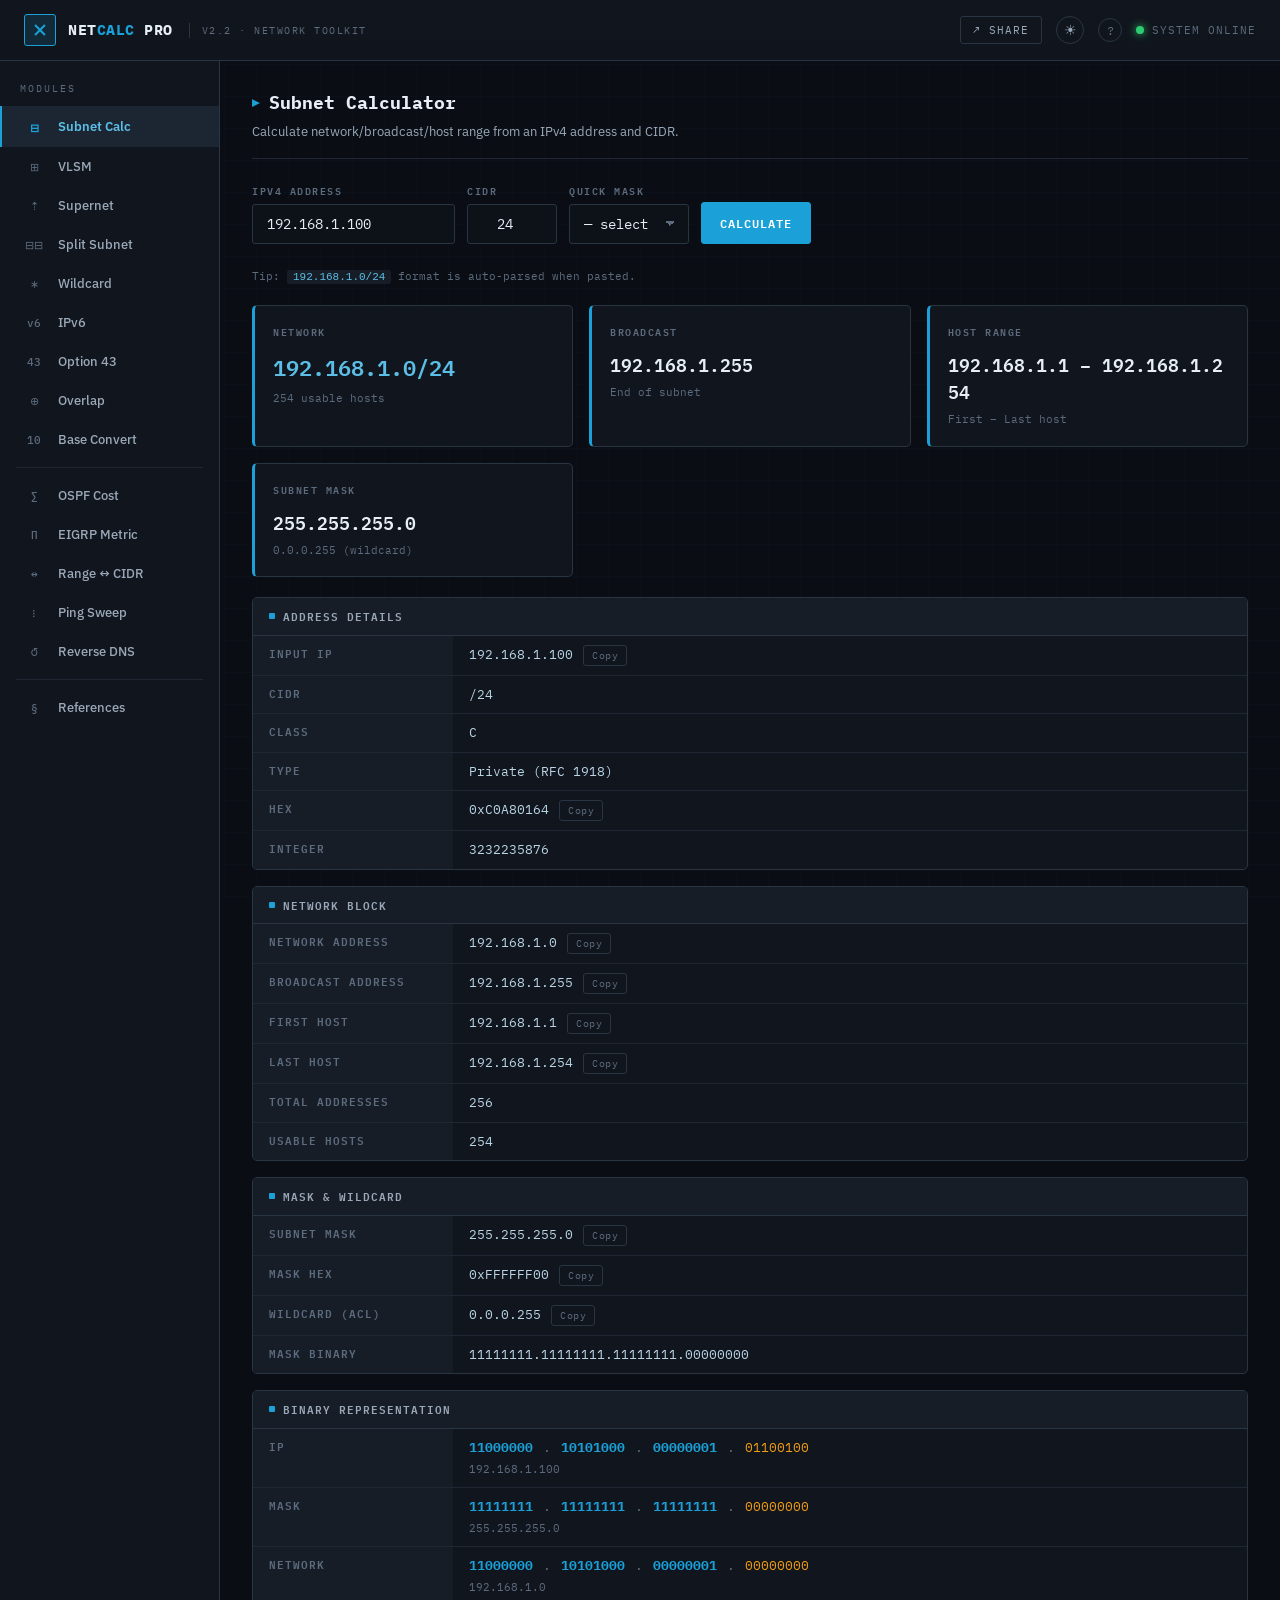
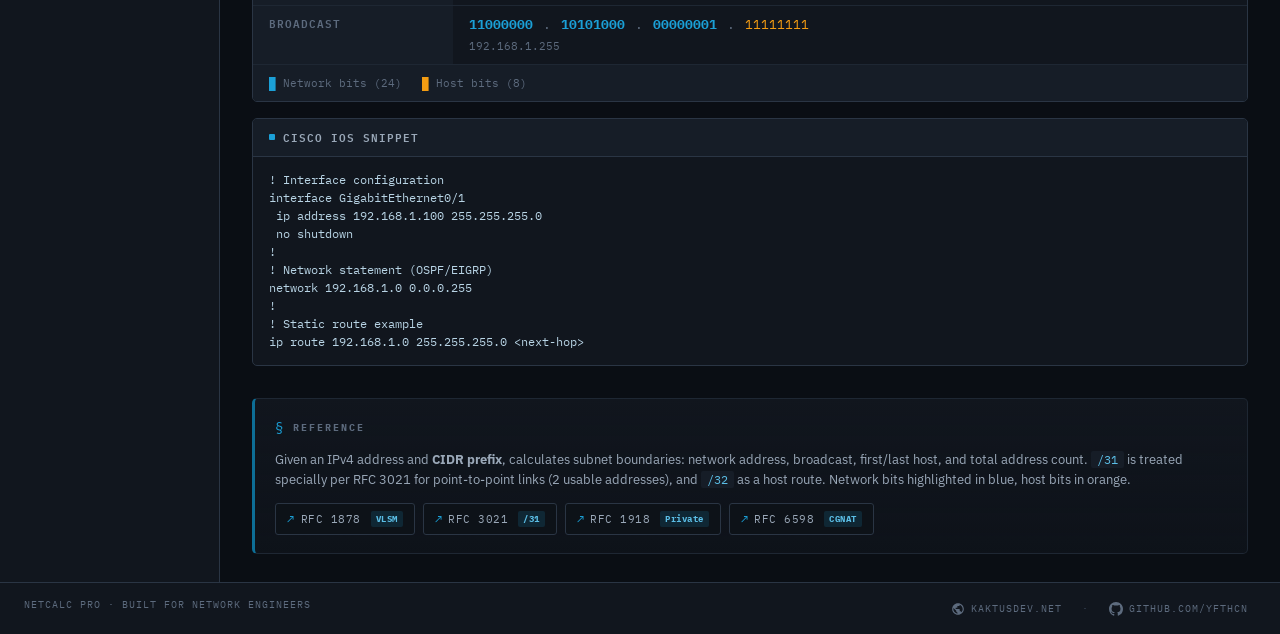
<file: index.html>
<!DOCTYPE html>
<html lang="en">
<head>
  <meta charset="UTF-8">
  <meta name="viewport" content="width=device-width, initial-scale=1.0">
  <title>NetCalc Pro — Network Engineering Toolkit</title>
  <meta name="description" content="Free, vendor-free network engineering toolkit: subnet, VLSM, supernet, wildcard, IPv6, DHCP Option 43, OSPF/EIGRP metrics. Zero dependencies, runs entirely in your browser.">
  <meta name="keywords" content="subnet calculator, VLSM, CIDR, IPv6, DHCP option 43, Cisco WLC, OSPF, EIGRP, network engineering, CCNA, CCNP">
  <meta name="author" content="yfthcn">
  <meta name="theme-color" content="#0A0E14">

  <!-- Open Graph -->
  <meta property="og:type" content="website">
  <meta property="og:title" content="NetCalc Pro — Network Engineering Toolkit">
  <meta property="og:description" content="15-module network calculator: subnet, VLSM, IPv6, DHCP Option 43, OSPF/EIGRP. Vendor-free, dependency-free, mobile-responsive.">
  <meta property="og:url" content="https://yfthcn.github.io/netcalcpro/">
  <meta property="og:site_name" content="NetCalc Pro">

  <!-- Twitter Card -->
  <meta name="twitter:card" content="summary">
  <meta name="twitter:title" content="NetCalc Pro — Network Engineering Toolkit">
  <meta name="twitter:description" content="Vendor-free network calculator. Subnet, VLSM, IPv6, Option 43, OSPF/EIGRP. Runs in your browser.">

  <!-- Favicon (inline SVG) -->
  <link rel="icon" type="image/svg+xml" href="data:image/svg+xml,%3Csvg xmlns='http://www.w3.org/2000/svg' viewBox='0 0 32 32'%3E%3Crect width='32' height='32' rx='4' fill='%230A0E14'/%3E%3Crect x='6' y='6' width='20' height='20' rx='2' fill='none' stroke='%231BA0D7' stroke-width='2'/%3E%3Cline x1='10' y1='16' x2='22' y2='16' stroke='%231BA0D7' stroke-width='2' transform='rotate(-45 16 16)'/%3E%3Cline x1='10' y1='16' x2='22' y2='16' stroke='%231BA0D7' stroke-width='2' transform='rotate(45 16 16)'/%3E%3C/svg%3E">

  <link rel="stylesheet" href="css/style.css">
</head>
<body>

  <!-- ==================== TOPBAR ==================== -->
  <header class="topbar">
    <div class="brand">
      <div class="brand-mark"></div>
      <div>
        <div class="brand-name">NET<span class="accent">CALC</span> PRO</div>
      </div>
      <div class="brand-tag">v2.2 · Network Toolkit</div>
    </div>
    <div class="topbar-actions">
      <button class="share-btn" id="share-btn" type="button" title="Copy shareable link"><span>↗ Share</span></button>
      <button class="theme-btn" id="theme-btn" type="button" title="Toggle theme">☀</button>
      <button class="help-btn" id="help-btn" type="button" title="Keyboard shortcuts (?)">?</button>
      <div class="status-dot">System Online</div>
    </div>
  </header>

  <!-- ==================== APP LAYOUT ==================== -->
  <div class="app">

    <!-- ==================== SIDEBAR ==================== -->
    <aside class="sidebar">
      <div class="sidebar-label">Modules</div>
      <button class="tab-button active" data-tab="subnet">
        <span class="tab-icon">⊟</span>Subnet Calc
      </button>
      <button class="tab-button" data-tab="vlsm">
        <span class="tab-icon">⊞</span>VLSM
      </button>
      <button class="tab-button" data-tab="supernet">
        <span class="tab-icon">⇡</span>Supernet
      </button>
      <button class="tab-button" data-tab="split">
        <span class="tab-icon">⊟⊟</span>Split Subnet
      </button>
      <button class="tab-button" data-tab="wildcard">
        <span class="tab-icon">∗</span>Wildcard
      </button>
      <button class="tab-button" data-tab="ipv6">
        <span class="tab-icon">v6</span>IPv6
      </button>
      <button class="tab-button" data-tab="opt43">
        <span class="tab-icon">43</span>Option 43
      </button>
      <button class="tab-button" data-tab="overlap">
        <span class="tab-icon">⊕</span>Overlap
      </button>
      <button class="tab-button" data-tab="numbase">
        <span class="tab-icon">10</span>Base Convert
      </button>
      <div class="sidebar-divider"></div>
      <button class="tab-button" data-tab="ospf">
        <span class="tab-icon">∑</span>OSPF Cost
      </button>
      <button class="tab-button" data-tab="eigrp">
        <span class="tab-icon">∏</span>EIGRP Metric
      </button>
      <button class="tab-button" data-tab="cidrange">
        <span class="tab-icon">↔</span>Range ↔ CIDR
      </button>
      <button class="tab-button" data-tab="pingsweep">
        <span class="tab-icon">⫶</span>Ping Sweep
      </button>
      <button class="tab-button" data-tab="ptr">
        <span class="tab-icon">↺</span>Reverse DNS
      </button>
      <div class="sidebar-divider"></div>
      <button class="tab-button" data-tab="references">
        <span class="tab-icon">§</span>References
      </button>
    </aside>

    <!-- ==================== CONTENT ==================== -->
    <main class="content">

      <!-- ========== SUBNET CALCULATOR ========== -->
      <section class="tab-panel active" id="tab-subnet">
        <div class="panel-header">
          <div class="panel-title">Subnet Calculator</div>
          <div class="panel-subtitle">Calculate network/broadcast/host range from an IPv4 address and CIDR.</div>
        </div>

        <form class="calc-form" id="subnet-form">
        <div class="input-group">
          <div class="field">
            <label class="field-label">IPv4 Address</label>
            <input type="text" class="input" id="subnet-ip" placeholder="192.168.1.100" autocomplete="off">
          </div>
          <div class="field">
            <label class="field-label">CIDR</label>
            <input type="number" class="input input-cidr" id="subnet-cidr" min="0" max="32" placeholder="24">
          </div>
          <div class="field">
            <label class="field-label">Quick Mask</label>
            <select class="input input-small" id="subnet-mask-quick">
              <option value="">— select —</option>
              <option value="8">/8 — 255.0.0.0</option>
              <option value="16">/16 — 255.255.0.0</option>
              <option value="20">/20 — 255.255.240.0</option>
              <option value="22">/22 — 255.255.252.0</option>
              <option value="23">/23 — 255.255.254.0</option>
              <option value="24">/24 — 255.255.255.0</option>
              <option value="25">/25 — 255.255.255.128</option>
              <option value="26">/26 — 255.255.255.192</option>
              <option value="27">/27 — 255.255.255.224</option>
              <option value="28">/28 — 255.255.255.240</option>
              <option value="29">/29 — 255.255.255.248</option>
              <option value="30">/30 — 255.255.255.252</option>
              <option value="31">/31 — P2P</option>
              <option value="32">/32 — Host</option>
            </select>
          </div>
          <button class="btn" type="submit" id="subnet-calc-btn">Calculate</button>
        </div>
        </form>
        <div class="hint">Tip: <code>192.168.1.0/24</code> format is auto-parsed when pasted.</div>
        <div class="error-message" id="subnet-error"></div>

        <div id="subnet-output" style="margin-top: 20px;"></div>

        <div class="reference-block">
          <div class="reference-block-title">Reference</div>
          <div class="reference-block-text">
            Given an IPv4 address and <strong>CIDR prefix</strong>, calculates subnet boundaries:
            network address, broadcast, first/last host, and total address count.
            <code>/31</code> is treated specially per RFC 3021 for point-to-point links (2 usable addresses),
            and <code>/32</code> as a host route. Network bits highlighted in blue, host bits in orange.
          </div>
          <div class="reference-links">
            <a class="reference-link" href="https://datatracker.ietf.org/doc/html/rfc1878" target="_blank" rel="noopener">RFC 1878 <span class="tag">VLSM</span></a>
            <a class="reference-link" href="https://datatracker.ietf.org/doc/html/rfc3021" target="_blank" rel="noopener">RFC 3021 <span class="tag">/31</span></a>
            <a class="reference-link" href="https://datatracker.ietf.org/doc/html/rfc1918" target="_blank" rel="noopener">RFC 1918 <span class="tag">Private</span></a>
            <a class="reference-link" href="https://datatracker.ietf.org/doc/html/rfc6598" target="_blank" rel="noopener">RFC 6598 <span class="tag">CGNAT</span></a>
          </div>
        </div>
      </section>

      <!-- ========== VLSM ========== -->
      <section class="tab-panel" id="tab-vlsm">
        <div class="panel-header">
          <div class="panel-title">VLSM — Variable Length Subnet Masking</div>
          <div class="panel-subtitle">Divide a parent network into subnets sized to varying host requirements.</div>
        </div>

        <form class="calc-form" id="vlsm-form">
        <div class="input-group">
          <div class="field">
            <label class="field-label">Parent IP</label>
            <input type="text" class="input" id="vlsm-parent-ip" placeholder="192.168.10.0">
          </div>
          <div class="field">
            <label class="field-label">Parent CIDR</label>
            <input type="number" class="input input-cidr" id="vlsm-parent-cidr" min="0" max="30">
          </div>
        </div>

        <div class="vlsm-requirements" id="vlsm-requirements">
          <div style="display: grid; grid-template-columns: 1fr 140px 40px; gap: 10px; margin-bottom: 10px;">
            <div class="field-label">Subnet Name</div>
            <div class="field-label">Hosts Required</div>
            <div></div>
          </div>
        </div>

        <div class="vlsm-add">
          <button class="btn btn-secondary" type="button" id="vlsm-add-btn">+ Add Subnet</button>
          <button class="btn" type="submit" id="vlsm-calc-btn">Calculate VLSM</button>
        </div>
        </form>
        <div class="error-message" id="vlsm-error"></div>

        <div id="vlsm-output" style="margin-top: 24px;"></div>

        <div class="reference-block">
          <div class="reference-block-title">Reference</div>
          <div class="reference-block-text">
            <strong>VLSM (Variable Length Subnet Masking)</strong> divides a parent network into
            variable-sized subnets according to host requirements. Algorithm: requirements are sorted
            from largest to smallest; for each one the smallest prefix satisfying
            <code>2^(32-cidr) − 2 ≥ hosts</code> is selected and placed on a block boundary, contiguously.
          </div>
          <div class="reference-links">
            <a class="reference-link" href="https://datatracker.ietf.org/doc/html/rfc1878" target="_blank" rel="noopener">RFC 1878 <span class="tag">Subnet</span></a>
            <a class="reference-link" href="https://datatracker.ietf.org/doc/html/rfc1812" target="_blank" rel="noopener">RFC 1812 <span class="tag">Routers</span></a>
            <a class="reference-link" href="https://www.cisco.com/c/en/us/support/docs/ip/dynamic-address-allocation-resolution/13788-3.html" target="_blank" rel="noopener">Cisco VLSM Guide</a>
          </div>
        </div>
      </section>

      <!-- ========== SUPERNET ========== -->
      <section class="tab-panel" id="tab-supernet">
        <div class="panel-header">
          <div class="panel-title">Supernet / Route Summarization</div>
          <div class="panel-subtitle">Find the smallest summary route covering multiple networks.</div>
        </div>

        <form class="calc-form" id="supernet-form">
        <div class="field" style="margin-bottom: 12px;">
          <label class="field-label">Networks (one per line, CIDR notation)</label>
          <textarea class="textarea-input" id="supernet-input" placeholder="192.168.0.0/24&#10;192.168.1.0/24&#10;192.168.2.0/24&#10;192.168.3.0/24"></textarea>
        </div>
        <div class="hint">Format: <code>10.1.0.0/16</code> — one network per line.</div>

        <div style="margin-top: 16px;">
          <button class="btn" type="submit" id="supernet-calc-btn">Summarize</button>
        </div>
        </form>
        <div class="error-message" id="supernet-error"></div>

        <div id="supernet-output" style="margin-top: 24px;"></div>

        <div class="reference-block">
          <div class="reference-block-title">Reference</div>
          <div class="reference-block-text">
            <strong>Route summarization (supernetting)</strong> represents multiple contiguous networks
            with a single summarized route. Reduces routing table size and update traffic.
            Algorithm: identifies the <strong>common high-order bits</strong> across all start and end
            addresses to compute the smallest covering prefix. <strong>CIDR (RFC 4632)</strong> is the
            foundation of classless addressing.
          </div>
          <div class="reference-links">
            <a class="reference-link" href="https://datatracker.ietf.org/doc/html/rfc4632" target="_blank" rel="noopener">RFC 4632 <span class="tag">CIDR</span></a>
            <a class="reference-link" href="https://datatracker.ietf.org/doc/html/rfc1519" target="_blank" rel="noopener">RFC 1519 <span class="tag">Aggregation</span></a>
            <a class="reference-link" href="https://www.cisco.com/c/en/us/support/docs/ip/border-gateway-protocol-bgp/26634-bgp-toc.html" target="_blank" rel="noopener">Cisco BGP Aggregation</a>
          </div>
        </div>
      </section>

      <!-- ========== SPLIT SUBNET ========== -->
      <section class="tab-panel" id="tab-split">
        <div class="panel-header">
          <div class="panel-title">Subnet Splitter</div>
          <div class="panel-subtitle">Split a parent network into equal-sized subnets.</div>
        </div>

        <form class="calc-form" id="split-form">
        <div class="input-group">
          <div class="field">
            <label class="field-label">Network IP</label>
            <input type="text" class="input" id="split-ip" placeholder="192.168.0.0">
          </div>
          <div class="field">
            <label class="field-label">Parent /</label>
            <input type="number" class="input input-cidr" id="split-parent-cidr" min="0" max="31">
          </div>
          <div class="field">
            <label class="field-label">New /</label>
            <input type="number" class="input input-cidr" id="split-new-cidr" min="1" max="32">
          </div>
          <button class="btn" type="submit" id="split-calc-btn">Split</button>
        </div>
        </form>
        <div class="hint">e.g. split <code>/24</code> into <code>/26</code> → 4 subnets.</div>
        <div class="error-message" id="split-error"></div>

        <div id="split-output" style="margin-top: 24px;"></div>

        <div class="reference-block">
          <div class="reference-block-title">Reference</div>
          <div class="reference-block-text">
            Splits a parent network into <strong>equal-sized</strong> subnets.
            Splitting <code>/24 → /26</code> produces 4 subnets
            (<code>2^(26−24) = 4</code>). FLSM (Fixed Length Subnet Masking) approach —
            all subnets share the same mask; simple but can waste addresses compared to VLSM.
          </div>
          <div class="reference-links">
            <a class="reference-link" href="https://datatracker.ietf.org/doc/html/rfc950" target="_blank" rel="noopener">RFC 950 <span class="tag">Subnet</span></a>
            <a class="reference-link" href="https://datatracker.ietf.org/doc/html/rfc1878" target="_blank" rel="noopener">RFC 1878</a>
          </div>
        </div>
      </section>

      <!-- ========== WILDCARD ========== -->
      <section class="tab-panel" id="tab-wildcard">
        <div class="panel-header">
          <div class="panel-title">Wildcard Mask Calculator</div>
          <div class="panel-subtitle">Inverse mask for Cisco ACL and OSPF/EIGRP network statements.</div>
        </div>

        <form class="calc-form" id="wildcard-form">
        <div class="input-group">
          <div class="field">
            <label class="field-label">Network</label>
            <input type="text" class="input" id="wildcard-ip" placeholder="10.0.0.0">
          </div>
          <div class="field">
            <label class="field-label">CIDR</label>
            <input type="number" class="input input-cidr" id="wildcard-cidr" min="0" max="32">
          </div>
          <button class="btn" type="submit" id="wildcard-calc-btn">Calculate</button>
        </div>
        </form>
        <div class="error-message" id="wildcard-error"></div>

        <div id="wildcard-output" style="margin-top: 24px;"></div>

        <div class="reference-block">
          <div class="reference-block-title">Reference</div>
          <div class="reference-block-text">
            A <strong>wildcard mask</strong> is the bitwise inverse of a subnet mask
            (<code>~mask</code>). Used in Cisco ACLs and OSPF/EIGRP <code>network</code>
            statements: a <code>0</code> bit means "this position must match exactly",
            a <code>1</code> bit means "this position is don't-care".
            For a single host use <code>host X.X.X.X</code> or <code>X.X.X.X 0.0.0.0</code>.
          </div>
          <div class="reference-links">
            <a class="reference-link" href="https://www.cisco.com/c/en/us/support/docs/security/ios-firewall/23602-confaccesslists.html" target="_blank" rel="noopener">Cisco ACL Guide</a>
            <a class="reference-link" href="https://datatracker.ietf.org/doc/html/rfc2328" target="_blank" rel="noopener">RFC 2328 <span class="tag">OSPFv2</span></a>
            <a class="reference-link" href="https://datatracker.ietf.org/doc/html/rfc7868" target="_blank" rel="noopener">RFC 7868 <span class="tag">EIGRP</span></a>
          </div>
        </div>
      </section>

      <!-- ========== IPv6 ========== -->
      <section class="tab-panel" id="tab-ipv6">
        <div class="panel-header">
          <div class="panel-title">IPv6 Calculator</div>
          <div class="panel-subtitle">Network, prefix and type analysis on a 128-bit address.</div>
        </div>

        <form class="calc-form" id="ipv6-form">
        <div class="input-group">
          <div class="field">
            <label class="field-label">IPv6 Address</label>
            <input type="text" class="input" id="ipv6-addr" placeholder="2001:db8::1" style="min-width: 320px;">
          </div>
          <div class="field">
            <label class="field-label">Prefix</label>
            <input type="number" class="input input-cidr" id="ipv6-prefix" min="0" max="128" placeholder="64">
          </div>
          <button class="btn" type="submit" id="ipv6-calc-btn">Calculate</button>
        </div>
        </form>
        <div class="hint">Applies RFC 5952 compression. <code>::</code>, <code>fe80::/10</code>, <code>2001:db8::/32</code> recognized.</div>
        <div class="error-message" id="ipv6-error"></div>

        <div id="ipv6-output" style="margin-top: 24px;"></div>

        <div class="reference-block">
          <div class="reference-block-title">Reference</div>
          <div class="reference-block-text">
            IPv6 addresses are <strong>128 bits</strong> long and normalized per <strong>RFC 5952</strong>
            compression rules (longest run of zero groups replaced with <code>::</code>, leading zeros
            dropped within groups). Type detection: GUA (<code>2000::/3</code>),
            ULA (<code>fc00::/7</code>), link-local (<code>fe80::/10</code>),
            multicast (<code>ff00::/8</code>), documentation (<code>2001:db8::/32</code>).
            IPv6 has no broadcast — multicast and anycast are used instead.
          </div>
          <div class="reference-links">
            <a class="reference-link" href="https://datatracker.ietf.org/doc/html/rfc4291" target="_blank" rel="noopener">RFC 4291 <span class="tag">Architecture</span></a>
            <a class="reference-link" href="https://datatracker.ietf.org/doc/html/rfc5952" target="_blank" rel="noopener">RFC 5952 <span class="tag">Format</span></a>
            <a class="reference-link" href="https://datatracker.ietf.org/doc/html/rfc4193" target="_blank" rel="noopener">RFC 4193 <span class="tag">ULA</span></a>
            <a class="reference-link" href="https://datatracker.ietf.org/doc/html/rfc3849" target="_blank" rel="noopener">RFC 3849 <span class="tag">2001:db8</span></a>
          </div>
        </div>
      </section>

      <!-- ========== OPTION 43 ========== -->
      <section class="tab-panel" id="tab-opt43">
        <div class="panel-header">
          <div class="panel-title">DHCP Option 43 Generator</div>
          <div class="panel-subtitle">Generate hex string sent to APs for WLC discovery. Cisco WLC and Ruckus supported.</div>
        </div>

        <div class="mode-toggle" id="opt43-mode-toggle">
          <button class="mode-btn active" data-mode="encode">Encode (IP → Hex)</button>
          <button class="mode-btn" data-mode="decode">Decode (Hex → IP)</button>
        </div>

        <div id="opt43-encode" class="opt43-pane">
          <form class="calc-form" id="opt43-encode-form">
          <div class="input-group">
            <div class="field" style="flex: 1; min-width: 250px;">
              <label class="field-label">Vendor</label>
              <select class="input" id="opt43-vendor">
                <option value="cisco">Cisco WLC / Catalyst (type 0xf1)</option>
                <option value="ruckus_zd">Ruckus ZoneDirector (type 0x06)</option>
                <option value="ruckus_scg">Ruckus SmartZone / SCG (type 0x03)</option>
              </select>
            </div>
          </div>

          <div class="field" style="margin-bottom: 12px;">
            <label class="field-label">Controller IP Addresses (one per line, or comma/space separated)</label>
            <textarea class="textarea-input" id="opt43-ips" placeholder="192.168.1.10&#10;192.168.1.11"></textarea>
          </div>
          <div class="hint">Add 2-3 WLCs for high availability. Maximum 16 IPs.</div>

          <div id="opt43-fom-section">
            <div class="fom-block">
              <label class="fom-checkbox">
                <input type="checkbox" id="opt43-fom-toggle">
                <span class="fom-toggle-label">
                  <strong>Enable Fast Offline Migration (FOM)</strong>
                  <span class="fom-hint">Wi-Fi 7 / Universal APs only (CW9176I, CW9178I, CW9179F, etc.) — skips the 8-15 min Meraki wait period</span>
                </span>
              </label>

              <div class="fom-mode-toggle" id="opt43-fom-mode-wrap" style="display: none;">
                <span class="fom-mode-label">Mode:</span>
                <label class="fom-radio">
                  <input type="radio" name="fom-mode" value="catalyst" checked>
                  <span>Catalyst (on-prem WLC)</span>
                </label>
                <label class="fom-radio">
                  <input type="radio" name="fom-mode" value="meraki">
                  <span>Meraki (Cloud)</span>
                </label>
              </div>
            </div>
          </div>

          <div style="margin-top: 14px;">
            <button class="btn" type="submit" id="opt43-gen-btn">Generate Option 43</button>
          </div>
          </form>
          <div class="error-message" id="opt43-error"></div>
          <div id="opt43-output" style="margin-top: 24px;"></div>
        </div>

        <div id="opt43-decode" class="opt43-pane" style="display:none;">
          <form class="calc-form" id="opt43-decode-form">
          <div class="field" style="margin-bottom: 12px;">
            <label class="field-label">Hex String (any format accepted)</label>
            <input type="text" class="input" id="opt43-hex" placeholder="f104.c0a8.010a  or  f1:04:c0:a8:01:0a">
          </div>
          <div class="hint">Spaces, colons, dashes, dots, [brackets] accepted.</div>
          <div style="margin-top: 14px;">
            <button class="btn" type="submit" id="opt43-dec-btn">Decode</button>
          </div>
          </form>
          <div class="error-message" id="opt43-decode-error"></div>
          <div id="opt43-decode-output" style="margin-top: 24px;"></div>
        </div>

        <div class="reference-block">
          <div class="reference-block-title">Reference</div>
          <div class="reference-block-text">
            <strong>DHCP Option 43</strong> (RFC 2132 — Vendor-Specific Information) is used by
            APs to discover a WLC on a different subnet. Format:
            <strong>TLV (Type-Length-Value)</strong>. For Cisco <code>type=0xf1</code>,
            for Ruckus ZD <code>0x06</code>, for Ruckus SmartZone <code>0x03</code>.
            <code>length</code> = number of WLC IPs × 4 (each IPv4 = 4 bytes).
            Multiple controller IPs can be added for HA.
          </div>
          <div class="reference-links">
            <a class="reference-link" href="https://datatracker.ietf.org/doc/html/rfc2132" target="_blank" rel="noopener">RFC 2132 <span class="tag">DHCP</span></a>
            <a class="reference-link" href="https://www.cisco.com/c/en/us/support/docs/wireless-mobility/wireless-lan-wlan/97066-dhcp-option-43-00.html" target="_blank" rel="noopener">Cisco Doc 97066 <span class="tag">WLC</span></a>
            <a class="reference-link" href="https://datatracker.ietf.org/doc/html/rfc3925" target="_blank" rel="noopener">RFC 3925 <span class="tag">VIVSO</span></a>
          </div>
        </div>
      </section>

      <!-- ========== SUBNET OVERLAP DETECTOR ========== -->
      <section class="tab-panel" id="tab-overlap">
        <div class="panel-header">
          <div class="panel-title">Subnet Overlap Detector</div>
          <div class="panel-subtitle">Enter multiple CIDRs to detect overlapping/containing networks. Critical for ACL and routing planning.</div>
        </div>

        <form class="calc-form" id="overlap-form">
        <div class="field" style="margin-bottom: 12px;">
          <label class="field-label">Networks (one per line)</label>
          <textarea class="textarea-input" id="overlap-input" placeholder="192.168.1.0/24&#10;192.168.1.128/25&#10;10.0.0.0/8&#10;10.5.0.0/16"></textarea>
        </div>
        <div class="hint">CIDR notation required. Compares every network pair.</div>

        <div style="margin-top: 14px;">
          <button class="btn" type="submit" id="overlap-calc-btn">Detect Overlaps</button>
        </div>
        </form>
        <div class="error-message" id="overlap-error"></div>
        <div id="overlap-output" style="margin-top: 24px;"></div>

        <div class="reference-block">
          <div class="reference-block-title">Reference</div>
          <div class="reference-block-text">
            Detects overlap between two subnets via <strong>integer range comparison</strong>:
            if <code>A_start ≤ B_end</code> and <code>B_start ≤ A_end</code>, they overlap.
            Relationship types: <strong>identical</strong> (same range),
            <strong>contains</strong> (one wholly contains the other),
            <strong>partial</strong> (rare for valid CIDRs — usually shows as containment).
            Critical for production planning and summary route safety.
          </div>
          <div class="reference-links">
            <a class="reference-link" href="https://datatracker.ietf.org/doc/html/rfc4632" target="_blank" rel="noopener">RFC 4632 <span class="tag">CIDR</span></a>
          </div>
        </div>
      </section>

      <!-- ========== NUMBER BASE CONVERTER ========== -->
      <section class="tab-panel" id="tab-numbase">
        <div class="panel-header">
          <div class="panel-title">Number Base Converter</div>
          <div class="panel-subtitle">Convert between Decimal, Hex, Binary, Octal. For network engineering: MAC addresses, hex values, ACL bit calculations.</div>
        </div>

        <div class="numbase-grid">
          <div class="field numbase-field">
            <label class="field-label">Decimal</label>
            <input type="text" class="input numbase-input" id="num-dec" placeholder="42" data-base="10">
          </div>
          <div class="field numbase-field">
            <label class="field-label">Hexadecimal</label>
            <input type="text" class="input numbase-input" id="num-hex" placeholder="0x2A" data-base="16">
          </div>
          <div class="field numbase-field">
            <label class="field-label">Binary</label>
            <input type="text" class="input numbase-input" id="num-bin" placeholder="0b101010" data-base="2">
          </div>
          <div class="field numbase-field">
            <label class="field-label">Octal</label>
            <input type="text" class="input numbase-input" id="num-oct" placeholder="0o52" data-base="8">
          </div>
        </div>

        <div class="error-message" id="numbase-error"></div>
        <div id="numbase-output" style="margin-top: 24px;"></div>

        <div class="reference-block">
          <div class="reference-block-title">Reference</div>
          <div class="reference-block-text">
            Common conversions in networking: subnet mask binary analysis, MAC addresses (hex),
            ACL bit math, OSPF/BGP timers (decimal). Hex prefix <code>0x</code>, binary <code>0b</code>,
            octal <code>0o</code> are accepted but optional. Uses <strong>BigInt</strong>,
            so there is no 32-bit limit — even 128-bit IPv6 values can be converted.
          </div>
        </div>
      </section>

      <!-- ========== OSPF COST ========== -->
      <section class="tab-panel" id="tab-ospf">
        <div class="panel-header">
          <div class="panel-title">OSPF Cost Calculator</div>
          <div class="panel-subtitle">Reference bandwidth / interface bandwidth — OSPF cost calculation.</div>
        </div>

        <form class="calc-form" id="ospf-form">
        <div class="input-group">
          <div class="field">
            <label class="field-label">Interface Bandwidth (Mbps)</label>
            <input type="number" class="input" id="ospf-iface-bw" min="0.001" step="any" value="100">
          </div>
          <div class="field">
            <label class="field-label">Reference Bandwidth (Mbps)</label>
            <select class="input" id="ospf-ref-bw">
              <option value="100">100 (default Cisco)</option>
              <option value="1000">1000 (1 Gbps)</option>
              <option value="10000">10000 (10 Gbps)</option>
              <option value="100000" selected>100000 (100 Gbps — modern)</option>
              <option value="custom">Custom...</option>
            </select>
          </div>
          <div class="field" id="ospf-custom-wrap" style="display:none;">
            <label class="field-label">Custom Ref BW</label>
            <input type="number" class="input input-small" id="ospf-custom-ref" min="1" value="100000">
          </div>
          <button class="btn" type="submit" id="ospf-calc-btn">Calculate</button>
        </div>
        </form>
        <div class="error-message" id="ospf-error"></div>
        <div id="ospf-output" style="margin-top: 20px;"></div>

        <div class="reference-block">
          <div class="reference-block-title">Reference</div>
          <div class="reference-block-text">
            <strong>OSPF Cost = Reference BW / Interface BW</strong>. Minimum cost is <strong>1</strong>.
            Cisco default reference is 100 Mbps — too low for modern links (1G and 10G both yield cost=1).
            For larger networks, raise it to 100 Gbps with <code>auto-cost reference-bandwidth 100000</code>.
            Manual override: <code>ip ospf cost &lt;1-65535&gt;</code>.
          </div>
          <div class="reference-links">
            <a class="reference-link" href="https://datatracker.ietf.org/doc/html/rfc2328" target="_blank" rel="noopener">RFC 2328 <span class="tag">OSPFv2</span></a>
          </div>
        </div>
      </section>

      <!-- ========== EIGRP METRIC ========== -->
      <section class="tab-panel" id="tab-eigrp">
        <div class="panel-header">
          <div class="panel-title">EIGRP Metric Calculator</div>
          <div class="panel-subtitle">Composite metric: bandwidth + delay + (load + reliability + MTU). With K-values.</div>
        </div>

        <form class="calc-form" id="eigrp-form">
        <div class="input-group">
          <div class="field">
            <label class="field-label">Bandwidth (kbps)</label>
            <input type="number" class="input" id="eigrp-bw" min="1" value="100000">
          </div>
          <div class="field">
            <label class="field-label">Delay (μs, sum)</label>
            <input type="number" class="input" id="eigrp-delay" min="0" value="100">
          </div>
          <div class="field">
            <label class="field-label">Load (1-255)</label>
            <input type="number" class="input input-small" id="eigrp-load" min="1" max="255" value="1">
          </div>
          <div class="field">
            <label class="field-label">Reliability (1-255)</label>
            <input type="number" class="input input-small" id="eigrp-rel" min="1" max="255" value="255">
          </div>
          <div class="field">
            <label class="field-label">MTU</label>
            <input type="number" class="input input-small" id="eigrp-mtu" min="68" value="1500">
          </div>
        </div>

        <div class="input-group">
          <div class="field">
            <label class="field-label">K1 (BW)</label>
            <input type="number" class="input input-cidr" id="eigrp-k1" min="0" max="255" value="1">
          </div>
          <div class="field">
            <label class="field-label">K2 (Load)</label>
            <input type="number" class="input input-cidr" id="eigrp-k2" min="0" max="255" value="0">
          </div>
          <div class="field">
            <label class="field-label">K3 (Delay)</label>
            <input type="number" class="input input-cidr" id="eigrp-k3" min="0" max="255" value="1">
          </div>
          <div class="field">
            <label class="field-label">K4 (Rel)</label>
            <input type="number" class="input input-cidr" id="eigrp-k4" min="0" max="255" value="0">
          </div>
          <div class="field">
            <label class="field-label">K5 (Rel)</label>
            <input type="number" class="input input-cidr" id="eigrp-k5" min="0" max="255" value="0">
          </div>
          <button class="btn" type="submit" id="eigrp-calc-btn">Calculate</button>
        </div>
        </form>
        <div class="error-message" id="eigrp-error"></div>
        <div id="eigrp-output" style="margin-top: 20px;"></div>

        <div class="reference-block">
          <div class="reference-block-title">Reference</div>
          <div class="reference-block-text">
            <strong>Classic EIGRP metric:</strong> <code>(K1 × BW + K2×BW/(256-load) + K3×Delay) × (K5/(Reliability+K4))</code> × 256.
            <code>BW = 10^7 / min_bw_kbps</code>, <code>Delay = sum_delay_μs / 10</code>. Default K-values:
            K1=1, K3=1, others 0 — only BW and Delay are effective. When K4/K5=0 the reliability factor is not applied.
            On Cisco IOS the metric is shown by <code>show ip eigrp topology</code>.
          </div>
          <div class="reference-links">
            <a class="reference-link" href="https://datatracker.ietf.org/doc/html/rfc7868" target="_blank" rel="noopener">RFC 7868 <span class="tag">EIGRP</span></a>
          </div>
        </div>
      </section>

      <!-- ========== IP RANGE ↔ CIDR ========== -->
      <section class="tab-panel" id="tab-cidrange">
        <div class="panel-header">
          <div class="panel-title">IP Range ↔ CIDR Converter</div>
          <div class="panel-subtitle">Convert IP range to minimum CIDR blocks or vice versa. For firewall ACL planning.</div>
        </div>

        <div class="mode-toggle" id="cidrange-mode-toggle">
          <button class="mode-btn active" data-mode="r2c">Range → CIDR</button>
          <button class="mode-btn" data-mode="c2r">CIDR → Range</button>
        </div>

        <div id="cidrange-r2c">
          <form class="calc-form" id="cidrange-r2c-form">
          <div class="input-group">
            <div class="field">
              <label class="field-label">Start IP</label>
              <input type="text" class="input" id="cidrange-start" value="192.168.1.10">
            </div>
            <div class="field">
              <label class="field-label">End IP</label>
              <input type="text" class="input" id="cidrange-end" value="192.168.1.50">
            </div>
            <button class="btn" type="submit" id="cidrange-r2c-btn">Convert</button>
          </div>
          </form>
        </div>

        <div id="cidrange-c2r" style="display:none;">
          <form class="calc-form" id="cidrange-c2r-form">
          <div class="input-group">
            <div class="field">
              <label class="field-label">CIDR</label>
              <input type="text" class="input" id="cidrange-cidr" value="192.168.1.0/26">
            </div>
            <button class="btn" type="submit" id="cidrange-c2r-btn">Convert</button>
          </div>
          </form>
        </div>

        <div class="error-message" id="cidrange-error"></div>
        <div id="cidrange-output" style="margin-top: 20px;"></div>

        <div class="reference-block">
          <div class="reference-block-title">Reference</div>
          <div class="reference-block-text">
            An arbitrary IP range (S - E) generally <strong>does not fit a single CIDR</strong>;
            it must be split into multiple blocks. Algorithm: at each step, starting from the current
            <code>S</code>, pick the largest valid block size (bounded by <code>S</code>'s alignment
            and the distance to <code>E</code>), then advance <code>S += block_size</code>.
            Critical for minimizing entries in firewall rules, route filters and ACLs.
          </div>
        </div>
      </section>

      <!-- ========== PING SWEEP ========== -->
      <section class="tab-panel" id="tab-pingsweep">
        <div class="panel-header">
          <div class="panel-title">Ping Sweep List Generator</div>
          <div class="panel-subtitle">Generate all host IPs from CIDR as a script-friendly list. For nmap, fping, bash for-loops.</div>
        </div>

        <form class="calc-form" id="ps-form">
        <div class="input-group">
          <div class="field">
            <label class="field-label">Network (CIDR)</label>
            <input type="text" class="input" id="ps-network" value="192.168.1.0/29">
          </div>
          <div class="field">
            <label class="field-label">Format</label>
            <select class="input" id="ps-format">
              <option value="newline">Newline (one IP per line)</option>
              <option value="comma">Comma-separated</option>
              <option value="space">Space-separated</option>
              <option value="bash">Bash for-loop</option>
              <option value="nmap">nmap target</option>
              <option value="fping">fping</option>
            </select>
          </div>
          <button class="btn" type="submit" id="ps-gen-btn">Generate</button>
        </div>
        </form>
        <div class="hint">Maximum 4096 IPs. Larger subnets are rejected (split your script).</div>
        <div class="error-message" id="ps-error"></div>
        <div id="ps-output" style="margin-top: 20px;"></div>

        <div class="reference-block">
          <div class="reference-block-title">Reference</div>
          <div class="reference-block-text">
            Network and broadcast addresses are excluded (only usable hosts are listed).
            <code>/31</code> and <code>/32</code> are handled specially.
            Bash example: <code>for ip in $(...); do ping -c1 -W1 $ip; done</code>.
            With <strong>nmap</strong> a CIDR can be passed directly (<code>nmap 192.168.1.0/24</code>);
            this tool is for cases when an explicit per-target list is required.
          </div>
        </div>
      </section>

      <!-- ========== REVERSE DNS / PTR ========== -->
      <section class="tab-panel" id="tab-ptr">
        <div class="panel-header">
          <div class="panel-title">Reverse DNS / PTR Generator</div>
          <div class="panel-subtitle">From IP to <code>in-addr.arpa</code> (IPv4) or <code>ip6.arpa</code> (IPv6) PTR name.</div>
        </div>

        <form class="calc-form" id="ptr-form">
        <div class="input-group">
          <div class="field">
            <label class="field-label">IP Address</label>
            <input type="text" class="input" id="ptr-ip" value="192.168.1.10" style="min-width: 280px;">
          </div>
          <button class="btn" type="submit" id="ptr-calc-btn">Generate PTR</button>
        </div>
        </form>
        <div class="hint">IPv4 and IPv6 supported. For bulk: <code>/24</code> CIDR also accepted (max 256 IPs).</div>
        <div class="error-message" id="ptr-error"></div>
        <div id="ptr-output" style="margin-top: 20px;"></div>

        <div class="reference-block">
          <div class="reference-block-title">Reference</div>
          <div class="reference-block-text">
            <strong>Reverse DNS (PTR)</strong> resolves an IP back to a hostname. IPv4: octets are
            reversed and <code>.in-addr.arpa</code> is appended — <code>192.168.1.10</code> →
            <code>10.1.168.192.in-addr.arpa</code>. IPv6: each hex nibble in reverse order, separated
            by dots, with <code>.ip6.arpa</code> appended. Used to define reverse zones in DNS server
            configuration. <strong>SMTP</strong> servers commonly require a valid PTR record for mail acceptance.
          </div>
          <div class="reference-links">
            <a class="reference-link" href="https://datatracker.ietf.org/doc/html/rfc1035" target="_blank" rel="noopener">RFC 1035 <span class="tag">DNS</span></a>
            <a class="reference-link" href="https://datatracker.ietf.org/doc/html/rfc3596" target="_blank" rel="noopener">RFC 3596 <span class="tag">IPv6 DNS</span></a>
          </div>
        </div>
      </section>

      <!-- ========== REFERENCES ========== -->
      <section class="tab-panel" id="tab-references">
        <div class="panel-header">
          <div class="panel-title">References &amp; Cheatsheet</div>
          <div class="panel-subtitle">Quick reference for network engineering concepts. Use while studying CCNA/CCNP.</div>
        </div>

        <h3 class="ref-section-title">IPv4 Fundamentals</h3>
        <div class="ref-grid">

          <div class="ref-card">
            <div class="ref-card-header">
              <span class="ref-badge">RFC 791</span>
              <span class="ref-card-title">IPv4 Address Structure</span>
            </div>
            <div class="ref-card-body">
              32-bit address, 4 octets × 8 bits. <code>X.X.X.X</code> dotted decimal notation.
              Address space ~4.3 billion (2³²). Network and Host portions separated by the subnet mask.
            </div>
            <div class="ref-card-footer">
              <a href="https://datatracker.ietf.org/doc/html/rfc791" target="_blank" rel="noopener" class="ref-card-link">RFC 791 ↗</a>
            </div>
          </div>

          <div class="ref-card">
            <div class="ref-card-header">
              <span class="ref-badge">RFC 1918</span>
              <span class="ref-card-title">Private Address Ranges</span>
            </div>
            <div class="ref-card-body">
              <code>10.0.0.0/8</code> · <code>172.16.0.0/12</code> · <code>192.168.0.0/16</code>.
              Not routable on the public Internet; used behind NAT.
            </div>
            <div class="ref-card-footer">
              <a href="https://datatracker.ietf.org/doc/html/rfc1918" target="_blank" rel="noopener" class="ref-card-link">RFC 1918 ↗</a>
            </div>
          </div>

          <div class="ref-card">
            <div class="ref-card-header">
              <span class="ref-badge">RFC 6598</span>
              <span class="ref-card-title">CGNAT (Carrier-Grade NAT)</span>
            </div>
            <div class="ref-card-body">
              <code>100.64.0.0/10</code> — shared address space allocated by ISPs to subscribers behind NAT.
              Kept distinct from RFC 1918 to avoid customer-side conflicts.
            </div>
            <div class="ref-card-footer">
              <a href="https://datatracker.ietf.org/doc/html/rfc6598" target="_blank" rel="noopener" class="ref-card-link">RFC 6598 ↗</a>
            </div>
          </div>

          <div class="ref-card">
            <div class="ref-card-header">
              <span class="ref-badge">RFC 3927</span>
              <span class="ref-card-title">Link-local (APIPA)</span>
            </div>
            <div class="ref-card-body">
              <code>169.254.0.0/16</code> — auto-assigned when DHCP fails.
              Valid only within the same broadcast domain.
            </div>
            <div class="ref-card-footer">
              <a href="https://datatracker.ietf.org/doc/html/rfc3927" target="_blank" rel="noopener" class="ref-card-link">RFC 3927 ↗</a>
            </div>
          </div>

          <div class="ref-card">
            <div class="ref-card-header">
              <span class="ref-badge">RFC 3021</span>
              <span class="ref-card-title">/31 Point-to-Point</span>
            </div>
            <div class="ref-card-body">
              In normal subnets the network and broadcast addresses are reserved, but on a <code>/31</code>
              both addresses are usable hosts. Saves addresses on router-to-router links.
            </div>
            <div class="ref-card-footer">
              <a href="https://datatracker.ietf.org/doc/html/rfc3021" target="_blank" rel="noopener" class="ref-card-link">RFC 3021 ↗</a>
            </div>
          </div>

          <div class="ref-card">
            <div class="ref-card-header">
              <span class="ref-badge">CIDR</span>
              <span class="ref-card-title">Classless Inter-Domain Routing</span>
            </div>
            <div class="ref-card-body">
              Replaces fixed Class A/B/C boundaries with arbitrary prefix lengths.
              Anywhere from <code>10.0.0.0/8</code> down to <code>192.168.1.0/30</code>.
              Enables VLSM and route summarization.
            </div>
            <div class="ref-card-footer">
              <a href="https://datatracker.ietf.org/doc/html/rfc4632" target="_blank" rel="noopener" class="ref-card-link">RFC 4632 ↗</a>
            </div>
          </div>

        </div>

        <h3 class="ref-section-title">Subnetting Techniques</h3>
        <div class="ref-grid">

          <div class="ref-card">
            <div class="ref-card-header">
              <span class="ref-badge">VLSM</span>
              <span class="ref-card-title">Variable Length Subnet Masking</span>
            </div>
            <div class="ref-card-body">
              <strong>Different-sized</strong> subnets within the same parent network.
              Prefix length varies by host requirement; uses address space efficiently.
              Modern routing protocols (OSPF, EIGRP, IS-IS, BGP) all support it.
            </div>
            <div class="ref-card-footer">
              <a href="https://datatracker.ietf.org/doc/html/rfc1878" target="_blank" rel="noopener" class="ref-card-link">RFC 1878 ↗</a>
            </div>
          </div>

          <div class="ref-card">
            <div class="ref-card-header">
              <span class="ref-badge">FLSM</span>
              <span class="ref-card-title">Fixed Length Subnet Masking</span>
            </div>
            <div class="ref-card-body">
              All subnets are <strong>the same size</strong>. Simple to compute but wastes addresses.
              The <strong>Split Subnet</strong> tool implements this approach.
            </div>
            <div class="ref-card-footer">
              <a href="https://datatracker.ietf.org/doc/html/rfc950" target="_blank" rel="noopener" class="ref-card-link">RFC 950 ↗</a>
            </div>
          </div>

          <div class="ref-card">
            <div class="ref-card-header">
              <span class="ref-badge">Summary</span>
              <span class="ref-card-title">Route Summarization</span>
            </div>
            <div class="ref-card-body">
              Represent contiguous networks as a single summary route.
              Reduces routing-table size and protocol churn.
              In EIGRP <code>ip summary-address</code>, in OSPF <code>area range</code>,
              in BGP <code>aggregate-address</code>.
            </div>
            <div class="ref-card-footer">
              <a href="https://datatracker.ietf.org/doc/html/rfc1519" target="_blank" rel="noopener" class="ref-card-link">RFC 1519 ↗</a>
            </div>
          </div>

          <div class="ref-card">
            <div class="ref-card-header">
              <span class="ref-badge">Mask</span>
              <span class="ref-card-title">Subnet vs Wildcard Mask</span>
            </div>
            <div class="ref-card-body">
              Subnet mask: <code>1</code>=network bit, <code>0</code>=host bit.
              Wildcard mask: the <strong>inverse</strong> — used in ACLs and OSPF.
              <code>/24</code> → <code>255.255.255.0</code> mask → <code>0.0.0.255</code> wildcard.
            </div>
            <div class="ref-card-footer">
              <a href="https://www.cisco.com/c/en/us/support/docs/security/ios-firewall/23602-confaccesslists.html" target="_blank" rel="noopener" class="ref-card-link">Cisco ACL Doc ↗</a>
            </div>
          </div>

        </div>

        <h3 class="ref-section-title">IPv6 Essentials</h3>
        <div class="ref-grid">

          <div class="ref-card">
            <div class="ref-card-header">
              <span class="ref-badge">RFC 4291</span>
              <span class="ref-card-title">IPv6 Addressing Architecture</span>
            </div>
            <div class="ref-card-body">
              128 bits, 8 groups × 16 bits, hexadecimal notation. Standard prefix lengths:
              <code>/48</code> (site), <code>/64</code> (subnet), <code>/128</code> (host).
              No broadcast — multicast &amp; anycast instead.
            </div>
            <div class="ref-card-footer">
              <a href="https://datatracker.ietf.org/doc/html/rfc4291" target="_blank" rel="noopener" class="ref-card-link">RFC 4291 ↗</a>
            </div>
          </div>

          <div class="ref-card">
            <div class="ref-card-header">
              <span class="ref-badge">RFC 5952</span>
              <span class="ref-card-title">Canonical Text Representation</span>
            </div>
            <div class="ref-card-body">
              Compression rules: longest run of zero groups becomes <code>::</code>,
              leading zeros within groups dropped, lowercase hex preferred.
              <code>2001:0db8:0000:0000:0000:0000:0000:0001</code> → <code>2001:db8::1</code>.
            </div>
            <div class="ref-card-footer">
              <a href="https://datatracker.ietf.org/doc/html/rfc5952" target="_blank" rel="noopener" class="ref-card-link">RFC 5952 ↗</a>
            </div>
          </div>

          <div class="ref-card">
            <div class="ref-card-header">
              <span class="ref-badge">Scope</span>
              <span class="ref-card-title">IPv6 Address Scopes</span>
            </div>
            <div class="ref-card-body">
              <strong>GUA</strong> <code>2000::/3</code> · <strong>ULA</strong> <code>fc00::/7</code> ·
              <strong>Link-local</strong> <code>fe80::/10</code> ·
              <strong>Multicast</strong> <code>ff00::/8</code> ·
              <strong>Doc</strong> <code>2001:db8::/32</code>.
            </div>
            <div class="ref-card-footer">
              <a href="https://datatracker.ietf.org/doc/html/rfc4193" target="_blank" rel="noopener" class="ref-card-link">RFC 4193 ↗</a>
            </div>
          </div>

        </div>

        <h3 class="ref-section-title">Wireless &amp; DHCP</h3>
        <div class="ref-grid">

          <div class="ref-card">
            <div class="ref-card-header">
              <span class="ref-badge">RFC 2132</span>
              <span class="ref-card-title">DHCP Vendor-Specific Options</span>
            </div>
            <div class="ref-card-body">
              Option 43 carries vendor-specific information. For APs it carries WLC IPs as a TLV blob.
              Often used together with Option 60 (Vendor Class Identifier) so the DHCP server
              can recognize the device and send the correct Option 43.
            </div>
            <div class="ref-card-footer">
              <a href="https://datatracker.ietf.org/doc/html/rfc2132" target="_blank" rel="noopener" class="ref-card-link">RFC 2132 ↗</a>
            </div>
          </div>

          <div class="ref-card">
            <div class="ref-card-header">
              <span class="ref-badge">Cisco</span>
              <span class="ref-card-title">WLC Discovery Methods</span>
            </div>
            <div class="ref-card-body">
              An AP looks for its WLC in this order: 1) static config, 2) DHCP Option 43,
              3) DNS (<code>CISCO-CAPWAP-CONTROLLER.&lt;domain&gt;</code>), 4) broadcast.
              Option 43 is the most common method, especially across subnets.
            </div>
            <div class="ref-card-footer">
              <a href="https://www.cisco.com/c/en/us/support/docs/wireless-mobility/wireless-lan-wlan/97066-dhcp-option-43-00.html" target="_blank" rel="noopener" class="ref-card-link">Cisco Doc 97066 ↗</a>
            </div>
          </div>

          <div class="ref-card">
            <div class="ref-card-header">
              <span class="ref-badge">CAPWAP</span>
              <span class="ref-card-title">AP-WLC Protocol</span>
            </div>
            <div class="ref-card-body">
              <strong>Control And Provisioning of Wireless Access Points</strong>.
              UDP 5246 (control) + 5247 (data). Successor to LWAPP.
              AP join lifecycle: discovery → join → config → run state.
            </div>
            <div class="ref-card-footer">
              <a href="https://datatracker.ietf.org/doc/html/rfc5415" target="_blank" rel="noopener" class="ref-card-link">RFC 5415 ↗</a>
            </div>
          </div>

        </div>

        <h3 class="ref-section-title">Routing Protocols (CCNA/CCNP)</h3>
        <div class="ref-grid">

          <div class="ref-card">
            <div class="ref-card-header">
              <span class="ref-badge">RFC 2328</span>
              <span class="ref-card-title">OSPFv2</span>
            </div>
            <div class="ref-card-body">
              Link-state protocol using Dijkstra SPF. Hierarchical area design.
              The <code>network</code> statement uses a <strong>wildcard mask</strong>.
              Backbone area <code>0</code> is mandatory.
            </div>
            <div class="ref-card-footer">
              <a href="https://datatracker.ietf.org/doc/html/rfc2328" target="_blank" rel="noopener" class="ref-card-link">RFC 2328 ↗</a>
            </div>
          </div>

          <div class="ref-card">
            <div class="ref-card-header">
              <span class="ref-badge">RFC 7868</span>
              <span class="ref-card-title">EIGRP</span>
            </div>
            <div class="ref-card-body">
              Enhanced IGRP — Cisco's advanced distance-vector protocol with the DUAL algorithm.
              Composite metric (bandwidth + delay), with feasible successors enabling fast convergence.
              The <code>network</code> statement uses a wildcard mask.
            </div>
            <div class="ref-card-footer">
              <a href="https://datatracker.ietf.org/doc/html/rfc7868" target="_blank" rel="noopener" class="ref-card-link">RFC 7868 ↗</a>
            </div>
          </div>

          <div class="ref-card">
            <div class="ref-card-header">
              <span class="ref-badge">RFC 4271</span>
              <span class="ref-card-title">BGP-4</span>
            </div>
            <div class="ref-card-body">
              Path-vector, AS-level routing — the backbone of the Internet.
              TCP 179, manual peering.
              Route summarization via <code>aggregate-address</code>.
            </div>
            <div class="ref-card-footer">
              <a href="https://datatracker.ietf.org/doc/html/rfc4271" target="_blank" rel="noopener" class="ref-card-link">RFC 4271 ↗</a>
            </div>
          </div>

        </div>

        <h3 class="ref-section-title">CIDR Quick Reference</h3>
        <div class="ref-cheatsheet">
          <div style="overflow-x: auto;">
          <table class="results-table" style="margin: 0;">
            <thead>
              <tr><th>CIDR</th><th>Mask</th><th>Wildcard</th><th>Total</th><th>Hosts</th><th>Class</th></tr>
            </thead>
            <tbody>
              <tr><td><code>/8</code></td><td>255.0.0.0</td><td>0.255.255.255</td><td>16,777,216</td><td>16,777,214</td><td>A</td></tr>
              <tr><td><code>/16</code></td><td>255.255.0.0</td><td>0.0.255.255</td><td>65,536</td><td>65,534</td><td>B</td></tr>
              <tr><td><code>/20</code></td><td>255.255.240.0</td><td>0.0.15.255</td><td>4,096</td><td>4,094</td><td>—</td></tr>
              <tr><td><code>/22</code></td><td>255.255.252.0</td><td>0.0.3.255</td><td>1,024</td><td>1,022</td><td>—</td></tr>
              <tr><td><code>/23</code></td><td>255.255.254.0</td><td>0.0.1.255</td><td>512</td><td>510</td><td>—</td></tr>
              <tr><td><code>/24</code></td><td>255.255.255.0</td><td>0.0.0.255</td><td>256</td><td>254</td><td>C</td></tr>
              <tr><td><code>/25</code></td><td>255.255.255.128</td><td>0.0.0.127</td><td>128</td><td>126</td><td>—</td></tr>
              <tr><td><code>/26</code></td><td>255.255.255.192</td><td>0.0.0.63</td><td>64</td><td>62</td><td>—</td></tr>
              <tr><td><code>/27</code></td><td>255.255.255.224</td><td>0.0.0.31</td><td>32</td><td>30</td><td>—</td></tr>
              <tr><td><code>/28</code></td><td>255.255.255.240</td><td>0.0.0.15</td><td>16</td><td>14</td><td>—</td></tr>
              <tr><td><code>/29</code></td><td>255.255.255.248</td><td>0.0.0.7</td><td>8</td><td>6</td><td>—</td></tr>
              <tr><td><code>/30</code></td><td>255.255.255.252</td><td>0.0.0.3</td><td>4</td><td>2</td><td>P2P</td></tr>
              <tr><td><code>/31</code></td><td>255.255.255.254</td><td>0.0.0.1</td><td>2</td><td>2*</td><td>P2P</td></tr>
              <tr><td><code>/32</code></td><td>255.255.255.255</td><td>0.0.0.0</td><td>1</td><td>1</td><td>Host</td></tr>
            </tbody>
          </table>
          </div>
          <div class="hint" style="margin-top: 8px;">* RFC 3021: on a <code>/31</code> P2P link both addresses are usable as hosts.</div>
        </div>

      </section>

    </main>
  </div>

  <!-- ==================== FOOTER ==================== -->
  <footer class="footer">
    <span class="footer-brand">NetCalc Pro · Built for network engineers</span>
    <span class="footer-links">
      <a href="https://kaktusdev.net" target="_blank" rel="noopener noreferrer" class="footer-link" title="Visit kaktusdev.net">
        <svg class="footer-icon" viewBox="0 0 24 24" width="14" height="14" fill="currentColor" aria-hidden="true">
          <path d="M12 2C6.48 2 2 6.48 2 12s4.48 10 10 10 10-4.48 10-10S17.52 2 12 2zm-1 17.93c-3.95-.49-7-3.85-7-7.93 0-.62.08-1.21.21-1.79L9 15v1c0 1.1.9 2 2 2v1.93zm6.9-2.54c-.26-.81-1-1.39-1.9-1.39h-1v-3c0-.55-.45-1-1-1H8v-2h2c.55 0 1-.45 1-1V7h2c1.1 0 2-.9 2-2v-.41c2.93 1.19 5 4.06 5 7.41 0 2.08-.8 3.97-2.1 5.39z"/>
        </svg>
        <span>kaktusdev.net</span>
      </a>
      <span class="footer-divider">·</span>
      <a href="https://github.com/yfthcn" target="_blank" rel="noopener noreferrer" class="footer-link" title="GitHub @yfthcn">
        <svg class="footer-icon" viewBox="0 0 24 24" width="14" height="14" fill="currentColor" aria-hidden="true">
          <path d="M12 0C5.37 0 0 5.37 0 12c0 5.31 3.435 9.795 8.205 11.385.6.105.825-.255.825-.57 0-.285-.015-1.23-.015-2.235-3.015.555-3.795-.735-4.035-1.41-.135-.345-.72-1.41-1.23-1.695-.42-.225-1.02-.78-.015-.795.945-.015 1.62.87 1.845 1.23 1.08 1.815 2.805 1.305 3.495.99.105-.78.42-1.305.765-1.605-2.67-.3-5.46-1.335-5.46-5.925 0-1.305.465-2.385 1.23-3.225-.12-.3-.54-1.53.12-3.18 0 0 1.005-.315 3.3 1.23.96-.27 1.98-.405 3-.405s2.04.135 3 .405c2.295-1.56 3.3-1.23 3.3-1.23.66 1.65.24 2.88.12 3.18.765.84 1.23 1.905 1.23 3.225 0 4.605-2.805 5.625-5.475 5.925.435.375.81 1.095.81 2.22 0 1.605-.015 2.895-.015 3.3 0 .315.225.69.825.57A12.02 12.02 0 0024 12c0-6.63-5.37-12-12-12z"/>
        </svg>
        <span>github.com/yfthcn</span>
      </a>
    </span>
  </footer>

  <!-- ==================== SCRIPTS ==================== -->
  <script src="js/ipv4.js" defer></script>
  <script src="js/ipv6.js" defer></script>
  <script src="js/option43.js" defer></script>
  <script src="js/overlap.js" defer></script>
  <script src="js/numbase.js" defer></script>
  <script src="js/calculators.js" defer></script>
  <script src="js/ui-helpers.js" defer></script>
  <script src="js/app.js" defer></script>
</body>
</html>
</file>
<file: css/style.css>
/* =========================================================
   NetCalc Pro — Cisco Professional Dark Theme
   ========================================================= */

@import url('https://fonts.googleapis.com/css2?family=IBM+Plex+Mono:wght@400;500;600;700&family=IBM+Plex+Sans:wght@400;500;600;700&display=swap');

:root {
  /* Cisco mavi paleti */
  --cisco-blue: #1BA0D7;
  --cisco-blue-dark: #0D6E96;
  --cisco-blue-light: #5BBEE6;
  --cisco-blue-glow: rgba(27, 160, 215, 0.15);
  --cisco-cyan: #00BCEB;

  /* Dark slate arkaplan katmanları */
  --bg-base: #0A0E14;
  --bg-surface: #11161E;
  --bg-elevated: #161D27;
  --bg-input: #0D1218;
  --bg-hover: #1C2532;

  /* Border'lar */
  --border-subtle: #1E2733;
  --border-default: #2A3544;
  --border-strong: #3D4B5E;
  --border-accent: var(--cisco-blue);

  /* Text */
  --text-primary: #E8EEF5;
  --text-secondary: #9AA8B8;
  --text-tertiary: #5D6B7E;
  --text-mono: #B8D4E5;

  /* Status */
  --status-success: #2ECC71;
  --status-warning: #F39C12;
  --status-error: #E74C3C;
  --status-info: var(--cisco-blue);

  /* Vurgu renkleri (binary highlighting için) */
  --bit-network: #1BA0D7;
  --bit-host: #F39C12;
  --bit-on: #2ECC71;
  --bit-off: #5D6B7E;

  /* Typography */
  --font-mono: 'IBM Plex Mono', 'Consolas', 'Monaco', monospace;
  --font-sans: 'IBM Plex Sans', -apple-system, sans-serif;

  /* Spacing & layout */
  --radius-sm: 3px;
  --radius-md: 5px;
  --radius-lg: 8px;
  --shadow-sm: 0 1px 2px rgba(0,0,0,0.3);
  --shadow-md: 0 4px 12px rgba(0,0,0,0.4);
  --shadow-glow: 0 0 0 3px var(--cisco-blue-glow);
}

* { box-sizing: border-box; margin: 0; padding: 0; }

html, body {
  height: 100%;
  background: var(--bg-base);
  color: var(--text-primary);
  font-family: var(--font-sans);
  font-size: 14px;
  line-height: 1.5;
  -webkit-font-smoothing: antialiased;
  text-rendering: optimizeLegibility;
}

/* Subtle grid texture overlay */
body::before {
  content: '';
  position: fixed;
  inset: 0;
  background-image:
    linear-gradient(rgba(27, 160, 215, 0.025) 1px, transparent 1px),
    linear-gradient(90deg, rgba(27, 160, 215, 0.025) 1px, transparent 1px);
  background-size: 32px 32px;
  pointer-events: none;
  z-index: 0;
}

/* =========================================================
   HEADER / TOPBAR
   ========================================================= */
.topbar {
  position: sticky;
  top: 0;
  z-index: 100;
  background: linear-gradient(180deg, var(--bg-surface) 0%, rgba(17, 22, 30, 0.95) 100%);
  backdrop-filter: blur(8px);
  border-bottom: 1px solid var(--border-default);
  padding: 14px 24px;
  display: flex;
  align-items: center;
  justify-content: space-between;
}

.brand {
  display: flex;
  align-items: center;
  gap: 12px;
}

.brand-mark {
  width: 32px;
  height: 32px;
  border: 1.5px solid var(--cisco-blue);
  border-radius: var(--radius-sm);
  display: flex;
  align-items: center;
  justify-content: center;
  background: var(--cisco-blue-glow);
  position: relative;
}

.brand-mark::before,
.brand-mark::after {
  content: '';
  position: absolute;
  background: var(--cisco-blue);
}
.brand-mark::before {
  width: 14px; height: 2px;
  transform: rotate(-45deg);
  top: 14px; left: 8px;
}
.brand-mark::after {
  width: 14px; height: 2px;
  transform: rotate(45deg);
  top: 14px; left: 8px;
}

.brand-name {
  font-family: var(--font-mono);
  font-weight: 700;
  font-size: 15px;
  letter-spacing: 0.5px;
}

.brand-name .accent { color: var(--cisco-blue); }

.brand-tag {
  font-family: var(--font-mono);
  font-size: 10px;
  color: var(--text-tertiary);
  letter-spacing: 1.5px;
  text-transform: uppercase;
  border-left: 1px solid var(--border-default);
  padding-left: 12px;
  margin-left: 4px;
}

.status-dot {
  display: flex;
  align-items: center;
  gap: 8px;
  font-family: var(--font-mono);
  font-size: 11px;
  color: var(--text-tertiary);
  text-transform: uppercase;
  letter-spacing: 1px;
}

.status-dot::before {
  content: '';
  width: 8px; height: 8px;
  border-radius: 50%;
  background: var(--status-success);
  box-shadow: 0 0 8px var(--status-success);
  animation: pulse 2s ease-in-out infinite;
}

@keyframes pulse {
  0%, 100% { opacity: 1; }
  50% { opacity: 0.4; }
}

/* =========================================================
   LAYOUT
   ========================================================= */
.app {
  display: grid;
  grid-template-columns: 220px 1fr;
  min-height: calc(100vh - 61px);
  position: relative;
  z-index: 1;
}

/* Sidebar tab navigation */
.sidebar {
  background: var(--bg-surface);
  border-right: 1px solid var(--border-default);
  padding: 20px 0;
}

.sidebar-label {
  font-family: var(--font-mono);
  font-size: 10px;
  color: var(--text-tertiary);
  letter-spacing: 2px;
  text-transform: uppercase;
  padding: 0 20px 10px;
}

.tab-button {
  width: 100%;
  display: flex;
  align-items: center;
  gap: 12px;
  background: none;
  border: none;
  color: var(--text-secondary);
  padding: 11px 20px;
  font-family: var(--font-sans);
  font-size: 13px;
  font-weight: 500;
  cursor: pointer;
  border-left: 2px solid transparent;
  transition: all 0.15s ease;
  text-align: left;
}

.tab-button:hover {
  background: var(--bg-hover);
  color: var(--text-primary);
}

.tab-button.active {
  background: var(--bg-hover);
  color: var(--cisco-blue-light);
  border-left-color: var(--cisco-blue);
  font-weight: 600;
}

.tab-button .tab-icon {
  font-family: var(--font-mono);
  font-size: 11px;
  color: var(--text-tertiary);
  width: 24px;
  text-align: center;
}

.tab-button.active .tab-icon { color: var(--cisco-blue); }

/* Content area */
.content {
  padding: 28px 32px;
  overflow-x: auto;
}

.tab-panel { display: none; }
.tab-panel.active { display: block; }

.panel-header {
  margin-bottom: 24px;
  padding-bottom: 16px;
  border-bottom: 1px solid var(--border-subtle);
}

.panel-title {
  font-family: var(--font-mono);
  font-size: 18px;
  font-weight: 700;
  color: var(--text-primary);
  display: flex;
  align-items: center;
  gap: 10px;
}

.panel-title::before {
  content: '▸';
  color: var(--cisco-blue);
  font-size: 14px;
}

.panel-subtitle {
  margin-top: 6px;
  font-size: 13px;
  color: var(--text-secondary);
}

/* =========================================================
   FORM ELEMENTS
   ========================================================= */
.input-group {
  display: flex;
  gap: 12px;
  flex-wrap: wrap;
  align-items: flex-end;
  margin-bottom: 24px;
}

.field {
  display: flex;
  flex-direction: column;
  gap: 6px;
}

.field-label {
  font-family: var(--font-mono);
  font-size: 10px;
  color: var(--text-tertiary);
  letter-spacing: 1.5px;
  text-transform: uppercase;
  font-weight: 600;
}

.input {
  background: var(--bg-input);
  border: 1px solid var(--border-default);
  border-radius: var(--radius-sm);
  color: var(--text-primary);
  font-family: var(--font-mono);
  font-size: 14px;
  padding: 10px 14px;
  outline: none;
  transition: all 0.15s ease;
  min-width: 200px;
}

.input:focus {
  border-color: var(--cisco-blue);
  box-shadow: var(--shadow-glow);
  background: var(--bg-elevated);
}

.input.error {
  border-color: var(--status-error);
}

.input-cidr {
  width: 90px;
  min-width: unset;
  text-align: center;
}

.input-small {
  width: 120px;
  min-width: unset;
}

select.input {
  cursor: pointer;
  appearance: none;
  -webkit-appearance: none;
  -moz-appearance: none;
  padding-right: 36px;
  background-image: linear-gradient(45deg, transparent 50%, var(--text-tertiary) 50%),
                    linear-gradient(135deg, var(--text-tertiary) 50%, transparent 50%);
  background-position: calc(100% - 18px) 50%, calc(100% - 13px) 50%;
  background-size: 5px 5px, 5px 5px;
  background-repeat: no-repeat;
  transition: background-image 0.15s ease, border-color 0.15s ease, box-shadow 0.15s ease;
}

select.input:hover {
  background-image: linear-gradient(45deg, transparent 50%, var(--text-secondary) 50%),
                    linear-gradient(135deg, var(--text-secondary) 50%, transparent 50%);
}

select.input:focus {
  background-image: linear-gradient(45deg, transparent 50%, var(--cisco-blue) 50%),
                    linear-gradient(135deg, var(--cisco-blue) 50%, transparent 50%);
}

.btn {
  background: var(--cisco-blue);
  color: white;
  border: 1px solid var(--cisco-blue);
  border-radius: var(--radius-sm);
  font-family: var(--font-mono);
  font-size: 12px;
  font-weight: 600;
  padding: 10px 18px;
  cursor: pointer;
  letter-spacing: 1px;
  text-transform: uppercase;
  transition: all 0.15s ease;
  white-space: nowrap;
}

.btn:hover {
  background: var(--cisco-blue-light);
  border-color: var(--cisco-blue-light);
  box-shadow: 0 0 12px var(--cisco-blue-glow);
}

.btn:active { transform: translateY(1px); }

.btn-secondary {
  background: transparent;
  color: var(--cisco-blue-light);
  border-color: var(--border-strong);
}

.btn-secondary:hover {
  background: var(--bg-hover);
  border-color: var(--cisco-blue);
  box-shadow: none;
}

.btn-ghost {
  background: transparent;
  color: var(--text-secondary);
  border-color: var(--border-default);
}
.btn-ghost:hover {
  color: var(--text-primary);
  border-color: var(--border-strong);
}

.btn-danger {
  background: transparent;
  color: var(--status-error);
  border-color: var(--border-default);
  padding: 6px 10px;
  font-size: 11px;
}
.btn-danger:hover { border-color: var(--status-error); }

.error-message {
  color: var(--status-error);
  font-family: var(--font-mono);
  font-size: 12px;
  margin-top: 8px;
  padding: 10px 14px;
  background: rgba(231, 76, 60, 0.08);
  border-left: 2px solid var(--status-error);
  border-radius: 0 var(--radius-sm) var(--radius-sm) 0;
  display: none;
}

.error-message.visible { display: block; }

/* =========================================================
   RESULT CARDS
   ========================================================= */
.result-grid {
  display: grid;
  grid-template-columns: repeat(auto-fit, minmax(280px, 1fr));
  gap: 16px;
  margin-bottom: 20px;
}

.card {
  background: var(--bg-surface);
  border: 1px solid var(--border-default);
  border-radius: var(--radius-md);
  padding: 18px;
  position: relative;
  overflow: hidden;
}

.card-accent {
  border-left: 3px solid var(--cisco-blue);
}

.card-header {
  display: flex;
  align-items: center;
  justify-content: space-between;
  margin-bottom: 12px;
}

.card-title {
  font-family: var(--font-mono);
  font-size: 10px;
  color: var(--text-tertiary);
  letter-spacing: 1.5px;
  text-transform: uppercase;
  font-weight: 600;
}

.card-value {
  font-family: var(--font-mono);
  font-size: 18px;
  color: var(--text-primary);
  font-weight: 600;
  word-break: break-all;
}

.card-value.large {
  font-size: 22px;
  color: var(--cisco-blue-light);
}

.card-sub {
  font-family: var(--font-mono);
  font-size: 11px;
  color: var(--text-tertiary);
  margin-top: 6px;
}

/* =========================================================
   DATA TABLE / DETAIL ROWS
   ========================================================= */
.detail-section {
  background: var(--bg-surface);
  border: 1px solid var(--border-default);
  border-radius: var(--radius-md);
  margin-bottom: 16px;
  overflow: hidden;
}

.detail-header {
  background: var(--bg-elevated);
  padding: 10px 16px;
  border-bottom: 1px solid var(--border-default);
  font-family: var(--font-mono);
  font-size: 11px;
  color: var(--text-secondary);
  letter-spacing: 1px;
  text-transform: uppercase;
  font-weight: 600;
  display: flex;
  align-items: center;
  gap: 8px;
}

.detail-header::before {
  content: '';
  width: 6px; height: 6px;
  background: var(--cisco-blue);
  border-radius: 1px;
}

.detail-rows {
  display: grid;
  grid-template-columns: 200px 1fr;
}

.detail-rows > div {
  padding: 9px 16px;
  border-bottom: 1px solid var(--border-subtle);
  font-family: var(--font-mono);
  font-size: 13px;
}

.detail-rows > div:nth-last-child(-n+2) { border-bottom: none; }

.detail-rows > div:nth-child(odd) {
  color: var(--text-tertiary);
  background: var(--bg-elevated);
  font-size: 11px;
  letter-spacing: 1px;
  text-transform: uppercase;
  font-weight: 600;
}

.detail-rows > div:nth-child(even) {
  color: var(--text-mono);
  word-break: break-all;
}

/* Binary representation styling */
.binary-display {
  display: flex;
  flex-wrap: wrap;
  gap: 8px;
  font-family: var(--font-mono);
  font-size: 13px;
}

.binary-octet {
  display: flex;
  align-items: center;
}

.binary-bit {
  display: inline-block;
  width: 1ch;
  text-align: center;
  transition: color 0.15s ease;
}

.binary-bit.network { color: var(--bit-network); font-weight: 700; }
.binary-bit.host    { color: var(--bit-host); }
.binary-dot { color: var(--text-tertiary); margin: 0 2px; }

.copy-btn {
  background: transparent;
  border: 1px solid var(--border-default);
  color: var(--text-tertiary);
  font-family: var(--font-mono);
  font-size: 10px;
  padding: 3px 8px;
  border-radius: var(--radius-sm);
  cursor: pointer;
  transition: all 0.15s ease;
  letter-spacing: 0.5px;
}

.copy-btn:hover {
  border-color: var(--cisco-blue);
  color: var(--cisco-blue-light);
}

.copy-btn.copied {
  border-color: var(--status-success);
  color: var(--status-success);
}

/* =========================================================
   VLSM TABLE
   ========================================================= */
.vlsm-requirements {
  background: var(--bg-surface);
  border: 1px solid var(--border-default);
  border-radius: var(--radius-md);
  padding: 16px;
  margin-bottom: 16px;
}

.vlsm-row {
  display: grid;
  grid-template-columns: 1fr 140px 40px;
  gap: 10px;
  margin-bottom: 8px;
  align-items: center;
}

.vlsm-row .input { min-width: unset; width: 100%; }

.vlsm-add {
  margin-top: 12px;
  display: flex;
  gap: 10px;
}

table.results-table {
  width: 100%;
  border-collapse: collapse;
  font-family: var(--font-mono);
  font-size: 12px;
  background: var(--bg-surface);
  border: 1px solid var(--border-default);
  border-radius: var(--radius-md);
  overflow: hidden;
}

.results-table thead {
  background: var(--bg-elevated);
}

.results-table th {
  text-align: left;
  padding: 11px 14px;
  font-size: 10px;
  letter-spacing: 1.5px;
  text-transform: uppercase;
  color: var(--text-tertiary);
  font-weight: 600;
  border-bottom: 1px solid var(--border-default);
  white-space: nowrap;
}

.results-table td {
  padding: 10px 14px;
  border-bottom: 1px solid var(--border-subtle);
  color: var(--text-mono);
}

.results-table tbody tr:last-child td { border-bottom: none; }

.results-table tbody tr:hover { background: var(--bg-hover); }

.results-table .row-error td {
  color: var(--status-error);
  background: rgba(231, 76, 60, 0.04);
}

.cidr-pill {
  display: inline-block;
  padding: 2px 8px;
  background: var(--cisco-blue-glow);
  color: var(--cisco-blue-light);
  border-radius: 10px;
  font-size: 11px;
  font-weight: 600;
}

/* Summary line */
.summary-bar {
  background: var(--bg-elevated);
  border: 1px solid var(--border-default);
  border-radius: var(--radius-md);
  padding: 14px 18px;
  display: flex;
  flex-wrap: wrap;
  gap: 28px;
  margin-bottom: 16px;
}

.summary-stat {
  display: flex;
  flex-direction: column;
  gap: 2px;
}

.summary-stat .label {
  font-family: var(--font-mono);
  font-size: 10px;
  color: var(--text-tertiary);
  letter-spacing: 1.5px;
  text-transform: uppercase;
}

.summary-stat .value {
  font-family: var(--font-mono);
  font-size: 16px;
  color: var(--text-primary);
  font-weight: 600;
}

.summary-stat .value.accent { color: var(--cisco-blue-light); }

/* Multi-input area */
.textarea-input {
  width: 100%;
  min-height: 120px;
  font-family: var(--font-mono);
  font-size: 13px;
  background: var(--bg-input);
  color: var(--text-mono);
  border: 1px solid var(--border-default);
  border-radius: var(--radius-sm);
  padding: 12px 14px;
  resize: vertical;
  outline: none;
  transition: all 0.15s ease;
  line-height: 1.7;
}

.textarea-input:focus {
  border-color: var(--cisco-blue);
  box-shadow: var(--shadow-glow);
}

/* Hint */
.hint {
  font-family: var(--font-mono);
  font-size: 11px;
  color: var(--text-tertiary);
  margin-top: 6px;
}
.hint code {
  background: var(--bg-elevated);
  padding: 1px 6px;
  border-radius: 2px;
  color: var(--cisco-blue-light);
}

/* Empty state */
.empty-state {
  padding: 40px 20px;
  text-align: center;
  color: var(--text-tertiary);
  font-family: var(--font-mono);
  font-size: 13px;
}

/* Footer */
.footer {
  border-top: 1px solid var(--border-default);
  padding: 14px 24px;
  display: flex;
  justify-content: space-between;
  font-family: var(--font-mono);
  font-size: 10px;
  color: var(--text-tertiary);
  letter-spacing: 1px;
  text-transform: uppercase;
  background: var(--bg-surface);
}

/* =========================================================
   RESPONSIVE
   ========================================================= */
@media (max-width: 900px) {
  .app { grid-template-columns: 1fr; }
  .sidebar {
    border-right: none;
    border-bottom: 1px solid var(--border-default);
    padding: 12px 0;
    display: flex;
    overflow-x: auto;
  }
  .sidebar-label { display: none; }
  .tab-button {
    border-left: none;
    border-bottom: 2px solid transparent;
    padding: 10px 14px;
    flex-shrink: 0;
  }
  .tab-button.active {
    border-left: none;
    border-bottom-color: var(--cisco-blue);
  }
  .content { padding: 20px 16px; }
  .detail-rows { grid-template-columns: 1fr; }
  .detail-rows > div:nth-child(odd) { padding-bottom: 4px; }
  .detail-rows > div:nth-child(even) { padding-top: 4px; padding-bottom: 12px; }
  .topbar { padding: 12px 16px; }
  .brand-tag { display: none; }
}

/* Scrollbar */
::-webkit-scrollbar { width: 10px; height: 10px; }
::-webkit-scrollbar-track { background: var(--bg-base); }
::-webkit-scrollbar-thumb { background: var(--border-strong); border-radius: 5px; }
::-webkit-scrollbar-thumb:hover { background: var(--cisco-blue-dark); }

/* Selection */
::selection { background: var(--cisco-blue); color: white; }

/* ============================================================
   MOBILE BREAKPOINTS — 3 kademe (Tablet / Mobile / XS)
   ============================================================ */

/* Mobile (≤ 640px) */
@media (max-width: 640px) {
  body { font-size: 13px; }

  /* iOS Safari input zoom önleme — minimum 16px gerekli */
  .input, .textarea-input, select.input { font-size: 16px; }

  .topbar { padding: 10px 14px; }
  .brand-name { font-size: 13px; }
  .brand-mark { width: 28px; height: 28px; }
  .brand-mark::before, .brand-mark::after { width: 12px; top: 12px; left: 8px; }
  .status-dot { font-size: 10px; }

  .content { padding: 16px 12px; }
  .panel-header { margin-bottom: 18px; padding-bottom: 12px; }
  .panel-title { font-size: 15px; }
  .panel-subtitle { font-size: 12px; }

  /* Input grupları dikey stack */
  .input-group { flex-direction: column; align-items: stretch; gap: 10px; }
  .input-group .field { width: 100%; }
  .input-group .input,
  .input-group select.input { width: 100%; min-width: 0; }
  .input-group .btn { width: 100%; padding: 14px 18px; }

  /* CIDR input mobilde dar */
  .input-cidr { width: 100% !important; max-width: 140px; }
  .input-small { width: 100%; }

  /* Sonuç kartları tek sütun */
  .result-grid { grid-template-columns: 1fr; gap: 10px; }
  .card { padding: 14px; }
  .card-value { font-size: 15px; }
  .card-value.large { font-size: 18px; }
  .card-sub { font-size: 10px; }

  .detail-rows > div { padding: 8px 12px; font-size: 12px; }
  .detail-rows > div:nth-child(odd) { font-size: 10px; padding-bottom: 4px; }
  .detail-rows > div:nth-child(even) { padding-top: 4px; padding-bottom: 10px; }

  .binary-display { font-size: 11px; gap: 4px; }
  .binary-bit { width: 0.9ch; }

  /* VLSM satırları dikey stack */
  .vlsm-row {
    grid-template-columns: 1fr;
    gap: 8px;
    padding: 10px;
    background: var(--bg-elevated);
    border-radius: var(--radius-sm);
    margin-bottom: 10px;
  }
  .vlsm-row .btn-danger { width: 100%; padding: 8px; font-size: 11px; }
  .vlsm-add { flex-direction: column; gap: 8px; }
  .vlsm-add .btn { width: 100%; }

  .summary-bar { gap: 12px; padding: 12px; }
  .summary-stat .value { font-size: 14px; }
  .summary-stat .label { font-size: 9px; }

  .results-table { font-size: 11px; }
  .results-table th, .results-table td { padding: 8px 10px; }

  /* Touch target'lar — min 36-44px */
  .btn { padding: 12px 18px; min-height: 40px; }
  .btn-danger { min-height: 36px; min-width: 36px; }
  .copy-btn { padding: 6px 10px; font-size: 11px; min-height: 28px; }
  .tab-button { min-height: 44px; padding: 12px 16px; }

  pre { font-size: 11px !important; padding: 12px !important; overflow-x: auto; }

  .footer { padding: 10px 14px; font-size: 9px; flex-direction: column; gap: 4px; text-align: center; }
}

/* Extra small (≤ 380px — iPhone SE, eski cihazlar) */
@media (max-width: 380px) {
  .topbar { padding: 8px 10px; }
  .content { padding: 12px 8px; }
  .brand-name { font-size: 12px; letter-spacing: 0.3px; }
  .panel-title { font-size: 14px; }
  .binary-display { font-size: 10px; }
  .card-value.large { font-size: 16px; }
}

/* ============================================================
   OPTION 43 — Mode toggle ve TLV chips
   ============================================================ */

.mode-toggle {
  display: flex;
  gap: 4px;
  background: var(--bg-elevated);
  padding: 4px;
  border-radius: var(--radius-md);
  border: 1px solid var(--border-default);
  margin-bottom: 20px;
  width: fit-content;
}

.mode-btn {
  background: transparent;
  border: none;
  color: var(--text-secondary);
  font-family: var(--font-mono);
  font-size: 11px;
  font-weight: 600;
  padding: 8px 16px;
  border-radius: var(--radius-sm);
  cursor: pointer;
  letter-spacing: 1px;
  text-transform: uppercase;
  transition: all 0.2s ease;
}

.mode-btn.active {
  background: var(--cisco-blue);
  color: white;
}

.mode-btn:hover:not(.active) {
  color: var(--text-primary);
  background: var(--bg-hover);
}

@media (max-width: 640px) {
  .mode-toggle { width: 100%; }
  .mode-btn { flex: 1; padding: 10px 8px; font-size: 10px; }
}

.tlv-byte {
  display: inline-block;
  padding: 6px 10px;
  margin: 0 3px 4px 0;
  border-radius: var(--radius-sm);
  font-weight: 700;
  font-size: 13px;
  border: 1px solid var(--border-default);
  letter-spacing: 0.5px;
  font-family: var(--font-mono);
}
.tlv-type   { background: rgba(27,160,215,0.15); color: var(--cisco-blue-light); border-color: var(--cisco-blue); }
.tlv-length { background: rgba(243,156,18,0.12); color: var(--status-warning); border-color: var(--status-warning); }
.tlv-value  { background: rgba(46,204,113,0.10); color: var(--status-success); border-color: rgba(46,204,113,0.4); }

/* ============================================================
   ANIMATIONS
   ============================================================ */

@keyframes slideInUp {
  from { opacity: 0; transform: translateY(8px); }
  to   { opacity: 1; transform: translateY(0); }
}

@keyframes scaleIn {
  from { opacity: 0; transform: scale(0.96); }
  to   { opacity: 1; transform: scale(1); }
}

@keyframes statusPulse {
  0%, 100% { opacity: 1; box-shadow: 0 0 8px var(--status-success); }
  50%      { opacity: 0.5; box-shadow: 0 0 4px var(--status-success); }
}

/* Tab panel geçişi */
.tab-panel.active {
  animation: slideInUp 0.25s cubic-bezier(0.4, 0, 0.2, 1);
}

/* Sonuç kartları staggered */
.result-grid .card {
  animation: scaleIn 0.3s cubic-bezier(0.4, 0, 0.2, 1) backwards;
}
.result-grid .card:nth-child(1) { animation-delay: 0.05s; }
.result-grid .card:nth-child(2) { animation-delay: 0.10s; }
.result-grid .card:nth-child(3) { animation-delay: 0.15s; }
.result-grid .card:nth-child(4) { animation-delay: 0.20s; }

/* Detail section staggered */
.detail-section {
  animation: slideInUp 0.3s cubic-bezier(0.4, 0, 0.2, 1) backwards;
}
.detail-section:nth-of-type(1) { animation-delay: 0.10s; }
.detail-section:nth-of-type(2) { animation-delay: 0.18s; }
.detail-section:nth-of-type(3) { animation-delay: 0.26s; }
.detail-section:nth-of-type(4) { animation-delay: 0.34s; }
.detail-section:nth-of-type(5) { animation-delay: 0.42s; }

/* Card hover efekti */
.card {
  transition: transform 0.2s ease, border-color 0.2s ease, box-shadow 0.2s ease;
}
.card:hover {
  transform: translateY(-2px);
  border-color: var(--border-strong);
  box-shadow: 0 4px 16px rgba(0, 0, 0, 0.3);
}
.card.card-accent:hover {
  border-left-color: var(--cisco-blue-light);
  box-shadow: 0 4px 20px var(--cisco-blue-glow);
}

/* Buton ripple efekti */
.btn {
  transition: all 0.2s cubic-bezier(0.4, 0, 0.2, 1);
  position: relative;
  overflow: hidden;
}
.btn::after {
  content: '';
  position: absolute;
  top: 50%; left: 50%;
  width: 0; height: 0;
  border-radius: 50%;
  background: rgba(255, 255, 255, 0.25);
  transform: translate(-50%, -50%);
  transition: width 0.45s ease, height 0.45s ease;
  pointer-events: none;
}
.btn:active::after { width: 240px; height: 240px; }

/* Tablo satır geçişi */
.results-table tbody tr {
  transition: background 0.15s ease;
}

/* Brand mark hover'da dön */
.brand-mark {
  transition: transform 0.4s cubic-bezier(0.34, 1.56, 0.64, 1), background 0.2s ease;
}
.brand:hover .brand-mark {
  transform: rotate(45deg);
  background: rgba(27, 160, 215, 0.25);
}

/* Tab button geçişi */
.tab-button {
  transition: all 0.2s ease;
}

/* Input focus geçişi */
.input, .textarea-input, select.input {
  transition: border-color 0.2s ease, box-shadow 0.2s ease, background 0.2s ease;
}

/* Copy button feedback */
.copy-btn { transition: all 0.15s ease; }
.copy-btn.copied { animation: scaleIn 0.2s ease; }

/* Status dot — daha smooth pulsing */
.status-dot::before { animation: statusPulse 2.4s ease-in-out infinite; }

/* TLV byte chip'leri sıralı görünür */
.tlv-byte {
  animation: scaleIn 0.25s cubic-bezier(0.34, 1.56, 0.64, 1) backwards;
}
.tlv-byte:nth-child(1)  { animation-delay: 0.05s; }
.tlv-byte:nth-child(2)  { animation-delay: 0.10s; }
.tlv-byte:nth-child(3)  { animation-delay: 0.15s; }
.tlv-byte:nth-child(4)  { animation-delay: 0.20s; }
.tlv-byte:nth-child(5)  { animation-delay: 0.25s; }
.tlv-byte:nth-child(6)  { animation-delay: 0.30s; }
.tlv-byte:nth-child(7)  { animation-delay: 0.35s; }
.tlv-byte:nth-child(8)  { animation-delay: 0.40s; }
.tlv-byte:nth-child(9)  { animation-delay: 0.45s; }
.tlv-byte:nth-child(10) { animation-delay: 0.50s; }

/* Mode button geçişi */
.mode-btn { transition: all 0.2s ease; }

/* Reduced motion — erişilebilirlik */
@media (prefers-reduced-motion: reduce) {
  *, *::before, *::after {
    animation-duration: 0.01ms !important;
    animation-iteration-count: 1 !important;
    transition-duration: 0.01ms !important;
  }
}

/* ============================================================
   REFERENCE BLOCKS (inline, her tab'ın altında)
   ============================================================ */

.reference-block {
  margin-top: 32px;
  padding: 18px 20px;
  background: linear-gradient(180deg, var(--bg-surface) 0%, rgba(17, 22, 30, 0.6) 100%);
  border: 1px solid var(--border-subtle);
  border-radius: var(--radius-md);
  border-left: 3px solid var(--cisco-blue-dark);
}

.reference-block-title {
  font-family: var(--font-mono);
  font-size: 10px;
  letter-spacing: 2px;
  text-transform: uppercase;
  color: var(--text-tertiary);
  font-weight: 700;
  margin-bottom: 12px;
  display: flex;
  align-items: center;
  gap: 8px;
}

.reference-block-title::before {
  content: '§';
  color: var(--cisco-blue);
  font-size: 14px;
  font-weight: 400;
}

.reference-block-text {
  font-size: 13px;
  color: var(--text-secondary);
  line-height: 1.6;
  margin-bottom: 12px;
}

.reference-block-text code {
  background: var(--bg-elevated);
  padding: 1px 6px;
  border-radius: 2px;
  color: var(--cisco-blue-light);
  font-family: var(--font-mono);
  font-size: 12px;
}

.reference-links {
  display: flex;
  flex-wrap: wrap;
  gap: 8px;
  margin-top: 8px;
}

.reference-link {
  display: inline-flex;
  align-items: center;
  gap: 6px;
  padding: 6px 11px;
  background: var(--bg-input);
  border: 1px solid var(--border-default);
  border-radius: var(--radius-sm);
  color: var(--text-secondary);
  text-decoration: none;
  font-family: var(--font-mono);
  font-size: 11px;
  letter-spacing: 0.5px;
  transition: all 0.2s ease;
}

.reference-link::before {
  content: '↗';
  color: var(--cisco-blue);
  font-size: 12px;
}

.reference-link:hover {
  border-color: var(--cisco-blue);
  color: var(--cisco-blue-light);
  background: var(--bg-hover);
  transform: translateY(-1px);
}

.reference-link .tag {
  display: inline-block;
  padding: 1px 5px;
  background: var(--cisco-blue-glow);
  color: var(--cisco-blue-light);
  border-radius: 2px;
  font-size: 9px;
  font-weight: 700;
  margin-left: 4px;
}

@media (max-width: 640px) {
  .reference-block { padding: 14px 16px; margin-top: 24px; }
  .reference-block-text { font-size: 12px; }
  .reference-link { font-size: 10px; padding: 5px 9px; }
}

/* ============================================================
   REFERENCES TAB
   ============================================================ */

.ref-section-title {
  font-family: var(--font-mono);
  font-size: 11px;
  letter-spacing: 2px;
  text-transform: uppercase;
  color: var(--cisco-blue-light);
  font-weight: 700;
  margin: 32px 0 14px;
  padding-bottom: 8px;
  border-bottom: 1px solid var(--border-subtle);
  display: flex;
  align-items: center;
  gap: 10px;
}

.ref-section-title::before {
  content: '';
  width: 4px; height: 14px;
  background: var(--cisco-blue);
  border-radius: 1px;
}

.ref-section-title:first-of-type { margin-top: 8px; }

.ref-grid {
  display: grid;
  grid-template-columns: repeat(auto-fill, minmax(300px, 1fr));
  gap: 14px;
}

.ref-card {
  background: var(--bg-surface);
  border: 1px solid var(--border-default);
  border-radius: var(--radius-md);
  padding: 16px 18px;
  display: flex;
  flex-direction: column;
  gap: 10px;
  transition: transform 0.2s ease, border-color 0.2s ease, box-shadow 0.2s ease;
  position: relative;
  overflow: hidden;
}

.ref-card::before {
  content: '';
  position: absolute;
  top: 0; left: 0;
  width: 3px; height: 100%;
  background: var(--cisco-blue);
  opacity: 0.6;
  transition: opacity 0.2s ease, width 0.2s ease;
}

.ref-card:hover {
  transform: translateY(-2px);
  border-color: var(--border-strong);
  box-shadow: 0 4px 16px rgba(0, 0, 0, 0.3);
}

.ref-card:hover::before { opacity: 1; width: 4px; }

.ref-card-header {
  display: flex;
  align-items: center;
  gap: 10px;
  flex-wrap: wrap;
}

.ref-badge {
  font-family: var(--font-mono);
  font-size: 9px;
  letter-spacing: 1.5px;
  text-transform: uppercase;
  font-weight: 700;
  background: var(--cisco-blue-glow);
  color: var(--cisco-blue-light);
  padding: 3px 8px;
  border-radius: 2px;
  border: 1px solid var(--cisco-blue-dark);
  white-space: nowrap;
}

.ref-card-title {
  font-family: var(--font-sans);
  font-size: 14px;
  font-weight: 600;
  color: var(--text-primary);
}

.ref-card-body {
  font-size: 13px;
  color: var(--text-secondary);
  line-height: 1.55;
  flex: 1;
}

.ref-card-body code {
  background: var(--bg-elevated);
  padding: 1px 5px;
  border-radius: 2px;
  color: var(--cisco-blue-light);
  font-family: var(--font-mono);
  font-size: 11px;
}

.ref-card-footer {
  margin-top: 4px;
  padding-top: 10px;
  border-top: 1px solid var(--border-subtle);
}

.ref-card-link {
  font-family: var(--font-mono);
  font-size: 11px;
  color: var(--text-tertiary);
  text-decoration: none;
  letter-spacing: 0.5px;
  transition: color 0.2s ease;
}

.ref-card-link:hover { color: var(--cisco-blue-light); }

.ref-cheatsheet {
  margin-top: 6px;
}

/* Sidebar divider */
.sidebar-divider {
  height: 1px;
  background: var(--border-subtle);
  margin: 8px 16px;
}

/* References mobile */
@media (max-width: 640px) {
  .ref-grid { grid-template-columns: 1fr; gap: 10px; }
  .ref-section-title { margin: 24px 0 10px; font-size: 10px; }
  .ref-card { padding: 14px; }
  .ref-card-title { font-size: 13px; }
  .ref-card-body { font-size: 12px; }
}

/* References staggered animation */
.ref-grid .ref-card {
  animation: scaleIn 0.3s cubic-bezier(0.4, 0, 0.2, 1) backwards;
}
.ref-grid .ref-card:nth-child(1) { animation-delay: 0.05s; }
.ref-grid .ref-card:nth-child(2) { animation-delay: 0.10s; }
.ref-grid .ref-card:nth-child(3) { animation-delay: 0.15s; }
.ref-grid .ref-card:nth-child(4) { animation-delay: 0.20s; }
.ref-grid .ref-card:nth-child(5) { animation-delay: 0.25s; }
.ref-grid .ref-card:nth-child(6) { animation-delay: 0.30s; }

/* ============================================================
   OPTION 43 — Görsel hex breakdown
   ============================================================ */

.opt43-main-card {
  grid-column: 1 / -1;
  padding: 22px 24px !important;
}

.opt43-hex-display {
  display: flex;
  flex-wrap: wrap;
  gap: 6px;
  font-family: var(--font-mono);
  font-size: 22px;
  font-weight: 700;
  letter-spacing: 1px;
  margin: 12px 0;
  align-items: center;
}

.hex-group {
  display: inline-block;
  padding: 8px 12px;
  border-radius: var(--radius-sm);
  border: 1px solid;
  background: rgba(0, 0, 0, 0.2);
  cursor: help;
  transition: transform 0.15s ease, box-shadow 0.15s ease;
}

.hex-group:hover {
  transform: translateY(-2px);
  box-shadow: 0 4px 12px rgba(0, 0, 0, 0.4);
}

.hex-type {
  background: rgba(27, 160, 215, 0.18);
  color: var(--cisco-blue-light);
  border-color: var(--cisco-blue);
}

.hex-length {
  background: rgba(243, 156, 18, 0.15);
  color: var(--status-warning);
  border-color: var(--status-warning);
}

.hex-ip-1 {
  background: rgba(46, 204, 113, 0.12);
  color: #5DD89E;
  border-color: rgba(46, 204, 113, 0.5);
}

.hex-ip-2 {
  background: rgba(155, 89, 182, 0.15);
  color: #B68FD0;
  border-color: rgba(155, 89, 182, 0.5);
}

.hex-ip-3 {
  background: rgba(231, 76, 60, 0.12);
  color: #EC8A7E;
  border-color: rgba(231, 76, 60, 0.5);
}

.hex-ip-4 {
  background: rgba(241, 196, 15, 0.12);
  color: #F4D360;
  border-color: rgba(241, 196, 15, 0.5);
}

.opt43-cli-snippet {
  display: inline-block;
  margin-top: 8px;
  padding: 6px 12px;
  background: var(--bg-elevated);
  border: 1px solid var(--border-default);
  border-radius: var(--radius-sm);
  color: var(--text-mono);
  font-family: var(--font-mono);
  font-size: 12px;
}

.opt43-legend {
  display: flex;
  flex-wrap: wrap;
  gap: 14px;
  margin-top: 14px;
  padding-top: 12px;
  border-top: 1px solid var(--border-subtle);
  font-family: var(--font-mono);
  font-size: 11px;
  color: var(--text-tertiary);
}

.legend-item {
  display: inline-flex;
  align-items: center;
  gap: 6px;
}

.legend-dot {
  width: 10px;
  height: 10px;
  border-radius: 2px;
  border: 1px solid;
}

.legend-type {
  background: rgba(27, 160, 215, 0.4);
  border-color: var(--cisco-blue);
}

.legend-length {
  background: rgba(243, 156, 18, 0.4);
  border-color: var(--status-warning);
}

.legend-ip-1 { background: rgba(46, 204, 113, 0.4); border-color: rgba(46, 204, 113, 0.7); }
.legend-ip-2 { background: rgba(155, 89, 182, 0.4); border-color: rgba(155, 89, 182, 0.7); }
.legend-ip-3 { background: rgba(231, 76, 60, 0.4); border-color: rgba(231, 76, 60, 0.7); }
.legend-ip-4 { background: rgba(241, 196, 15, 0.4); border-color: rgba(241, 196, 15, 0.7); }

/* ============================================================
   Per-IP Breakdown Cards
   ============================================================ */

.ip-breakdown-grid {
  display: grid;
  grid-template-columns: repeat(auto-fill, minmax(300px, 1fr));
  gap: 14px;
  padding: 16px;
}

.ip-breakdown-card {
  background: var(--bg-elevated);
  border: 1px solid var(--border-default);
  border-left: 3px solid;
  border-radius: var(--radius-sm);
  padding: 14px 16px;
  display: flex;
  flex-direction: column;
  gap: 12px;
  transition: transform 0.2s ease, box-shadow 0.2s ease;
}

.ip-breakdown-card:hover {
  transform: translateY(-2px);
  box-shadow: 0 4px 14px rgba(0, 0, 0, 0.3);
}

.ip-breakdown-1 { border-left-color: rgba(46, 204, 113, 0.8); }
.ip-breakdown-2 { border-left-color: rgba(155, 89, 182, 0.8); }
.ip-breakdown-3 { border-left-color: rgba(231, 76, 60, 0.8); }
.ip-breakdown-4 { border-left-color: rgba(241, 196, 15, 0.8); }

.ip-breakdown-header {
  display: flex;
  align-items: baseline;
  gap: 10px;
  padding-bottom: 8px;
  border-bottom: 1px solid var(--border-subtle);
}

.ip-breakdown-num {
  font-family: var(--font-mono);
  font-size: 11px;
  color: var(--text-tertiary);
  font-weight: 700;
  letter-spacing: 1px;
}

.ip-breakdown-ip {
  font-family: var(--font-mono);
  font-size: 16px;
  font-weight: 700;
  color: var(--text-primary);
}

.ip-breakdown-conversion {
  display: grid;
  grid-template-columns: repeat(4, 1fr);
  gap: 6px;
}

.octet-pair {
  display: flex;
  flex-direction: column;
  align-items: center;
  gap: 4px;
  padding: 8px 4px;
  background: var(--bg-base);
  border: 1px solid var(--border-subtle);
  border-radius: var(--radius-sm);
}

.octet-dec {
  font-family: var(--font-mono);
  font-size: 14px;
  color: var(--text-primary);
  font-weight: 600;
}

.octet-arrow {
  font-size: 9px;
  color: var(--text-tertiary);
  line-height: 1;
}

.octet-hex {
  font-family: var(--font-mono);
  font-size: 13px;
  color: var(--cisco-blue-light);
  font-weight: 700;
  background: var(--cisco-blue-glow);
  padding: 2px 6px;
  border-radius: 2px;
  min-width: 28px;
  text-align: center;
}

.ip-breakdown-result {
  display: flex;
  align-items: center;
  gap: 8px;
  padding-top: 4px;
  font-family: var(--font-mono);
  font-size: 12px;
}

.ip-breakdown-label {
  color: var(--text-tertiary);
  text-transform: uppercase;
  letter-spacing: 1px;
  font-size: 10px;
  font-weight: 700;
}

.ip-breakdown-result code {
  background: var(--bg-base);
  padding: 4px 8px;
  border-radius: var(--radius-sm);
  border: 1px solid var(--border-default);
  color: var(--text-mono);
  letter-spacing: 0.5px;
}

@media (max-width: 640px) {
  .opt43-main-card { padding: 16px !important; }
  .opt43-hex-display {
    font-size: 14px;
    gap: 4px;
  }
  .hex-group { padding: 5px 8px; }

  .opt43-legend {
    gap: 8px;
    font-size: 10px;
  }

  .ip-breakdown-grid {
    grid-template-columns: 1fr;
    padding: 12px;
    gap: 10px;
  }

  .ip-breakdown-conversion {
    gap: 4px;
  }

  .octet-pair {
    padding: 6px 2px;
  }

  .octet-dec { font-size: 12px; }
  .octet-hex { font-size: 11px; min-width: 24px; }

  .ip-breakdown-ip { font-size: 14px; }

  .opt43-cli-snippet {
    font-size: 11px;
    word-break: break-all;
  }
}

@media (max-width: 380px) {
  .opt43-hex-display { font-size: 12px; }
  .hex-group { padding: 4px 6px; }
}

.hex-group {
  animation: scaleIn 0.3s cubic-bezier(0.34, 1.56, 0.64, 1) backwards;
}
.hex-group:nth-child(1) { animation-delay: 0.05s; }
.hex-group:nth-child(2) { animation-delay: 0.10s; }
.hex-group:nth-child(3) { animation-delay: 0.15s; }
.hex-group:nth-child(4) { animation-delay: 0.20s; }
.hex-group:nth-child(5) { animation-delay: 0.25s; }
.hex-group:nth-child(6) { animation-delay: 0.30s; }
.hex-group:nth-child(7) { animation-delay: 0.35s; }
.hex-group:nth-child(8) { animation-delay: 0.40s; }

.ip-breakdown-card {
  animation: slideInUp 0.3s cubic-bezier(0.4, 0, 0.2, 1) backwards;
}
.ip-breakdown-card:nth-child(1) { animation-delay: 0.10s; }
.ip-breakdown-card:nth-child(2) { animation-delay: 0.18s; }
.ip-breakdown-card:nth-child(3) { animation-delay: 0.26s; }
.ip-breakdown-card:nth-child(4) { animation-delay: 0.34s; }

/* ============================================================
   UTILITY CLASSES (replaces inline style.cssText)
   ============================================================ */

.calc-form { display: contents; }

.code-block {
  padding: 14px 16px;
  font-family: var(--font-mono);
  font-size: 12px;
  color: var(--text-mono);
  margin: 0;
  white-space: pre-wrap;
  overflow-x: auto;
}

.table-wrapper {
  overflow-x: auto;
  -webkit-overflow-scrolling: touch;
}

.table-flush {
  border-radius: 0;
}

.copy-btn-margin {
  margin: 10px 16px;
}

.scrollable-output {
  max-height: 400px;
  overflow-y: auto;
}

.legend-row {
  padding: 10px 16px;
  background: var(--bg-elevated);
  border-top: 1px solid var(--border-subtle);
  font-family: var(--font-mono);
  font-size: 11px;
  display: flex;
  gap: 20px;
  flex-wrap: wrap;
}

.warning-banner {
  padding: 10px 14px;
  background: rgba(243, 156, 18, 0.08);
  border-left: 2px solid var(--status-warning);
  border-radius: 0 var(--radius-sm) var(--radius-sm) 0;
  margin-bottom: 12px;
}

.success-banner {
  padding: 18px;
  background: rgba(46, 204, 113, 0.08);
  border: 1px solid rgba(46, 204, 113, 0.3);
  border-radius: var(--radius-md);
  color: var(--status-success);
  font-family: var(--font-mono);
  font-size: 13px;
}

.input-large-min { min-width: 280px; }
.input-medium-min { min-width: 200px; }
.input-stretchy { flex: 1; min-width: 250px; }

.tlv-container {
  padding: 16px;
  font-family: var(--font-mono);
}

.tlv-bytes-row {
  margin-bottom: 12px;
  line-height: 2.2;
}

.tlv-legend {
  font-size: 11px;
  color: var(--text-tertiary);
  display: grid;
  gap: 4px;
}

.tlv-legend-dot { display: inline-block; }
.tlv-legend-dot.t { color: var(--cisco-blue-light); }
.tlv-legend-dot.l { color: var(--status-warning); }
.tlv-legend-dot.v { color: var(--status-success); }

.status-warn { color: var(--status-warning); }
.status-ok   { color: var(--status-success); }
.summary-stat .value.warn { color: var(--status-warning); }
.summary-stat .value.success { color: var(--status-success); }
.cell-sub { font-size: 10px; color: var(--text-tertiary); }
.cidr-pill.danger { background: rgba(231,76,60,0.15); color: #EC8A7E; }
.cidr-pill.warning { background: rgba(243,156,18,0.15); color: #F4D360; }

/* ============================================================
   TOPBAR ACTIONS (share, theme, help)
   ============================================================ */

.topbar-actions {
  display: flex;
  align-items: center;
  gap: 14px;
}

.share-btn {
  background: transparent;
  border: 1px solid var(--border-default);
  color: var(--text-secondary);
  font-family: var(--font-mono);
  font-size: 11px;
  padding: 6px 12px;
  border-radius: var(--radius-sm);
  cursor: pointer;
  letter-spacing: 1px;
  text-transform: uppercase;
  transition: all 0.2s ease;
}
.share-btn:hover {
  border-color: var(--cisco-blue);
  color: var(--cisco-blue-light);
  background: var(--bg-hover);
}

@media (max-width: 640px) {
  .share-btn span { display: none; }
  .share-btn::before { content: '↗'; font-size: 14px; }
}

.theme-btn {
  width: 28px;
  height: 28px;
  background: transparent;
  border: 1px solid var(--border-default);
  border-radius: 50%;
  color: var(--text-secondary);
  cursor: pointer;
  font-size: 14px;
  transition: all 0.2s ease;
  display: inline-flex;
  align-items: center;
  justify-content: center;
}
.theme-btn:hover {
  border-color: var(--cisco-blue);
  color: var(--cisco-blue-light);
  transform: rotate(180deg);
}

.help-btn {
  width: 24px;
  height: 24px;
  background: transparent;
  border: 1px solid var(--border-default);
  border-radius: 50%;
  color: var(--text-tertiary);
  font-family: var(--font-mono);
  font-size: 12px;
  cursor: pointer;
  transition: all 0.15s ease;
  display: inline-flex;
  align-items: center;
  justify-content: center;
}
.help-btn:hover {
  border-color: var(--cisco-blue);
  color: var(--cisco-blue-light);
}

/* ============================================================
   COMMAND PALETTE / SHORTCUTS
   ============================================================ */

@keyframes overlayFadeIn {
  from { opacity: 0; }
  to   { opacity: 1; }
}

.shortcut-overlay {
  position: fixed;
  inset: 0;
  background: rgba(0, 0, 0, 0.7);
  backdrop-filter: blur(4px);
  z-index: 1000;
  display: flex;
  align-items: flex-start;
  justify-content: center;
  padding-top: 15vh;
  animation: overlayFadeIn 0.15s ease;
}

.shortcut-palette {
  background: var(--bg-surface);
  border: 1px solid var(--border-strong);
  border-radius: var(--radius-md);
  width: 90%;
  max-width: 480px;
  box-shadow: 0 20px 50px rgba(0, 0, 0, 0.6);
  overflow: hidden;
  animation: scaleIn 0.18s cubic-bezier(0.34, 1.56, 0.64, 1);
}

.shortcut-search {
  width: 100%;
  background: var(--bg-input);
  border: none;
  border-bottom: 1px solid var(--border-default);
  color: var(--text-primary);
  font-family: var(--font-mono);
  font-size: 14px;
  padding: 14px 18px;
  outline: none;
}

.shortcut-list {
  max-height: 320px;
  overflow-y: auto;
}

.shortcut-item {
  padding: 10px 18px;
  font-family: var(--font-sans);
  font-size: 13px;
  color: var(--text-secondary);
  cursor: pointer;
  border-bottom: 1px solid var(--border-subtle);
  transition: all 0.1s ease;
}
.shortcut-item:hover, .shortcut-item.active {
  background: var(--bg-hover);
  color: var(--cisco-blue-light);
}

.shortcut-help { padding: 24px; }

.shortcut-help-title {
  font-family: var(--font-mono);
  font-size: 12px;
  letter-spacing: 2px;
  text-transform: uppercase;
  color: var(--cisco-blue-light);
  margin-bottom: 16px;
  font-weight: 700;
}

.shortcut-help-list {
  display: grid;
  gap: 10px;
}

.shortcut-help-list > div {
  display: flex;
  align-items: center;
  justify-content: space-between;
  font-family: var(--font-sans);
  font-size: 13px;
  color: var(--text-secondary);
}

.shortcut-help-list kbd {
  display: inline-block;
  padding: 3px 8px;
  background: var(--bg-elevated);
  border: 1px solid var(--border-default);
  border-bottom-width: 2px;
  border-radius: 3px;
  font-family: var(--font-mono);
  font-size: 11px;
  color: var(--cisco-blue-light);
  margin: 0 2px;
}

.shortcut-help-close {
  margin-top: 18px;
  padding-top: 14px;
  border-top: 1px solid var(--border-subtle);
  font-family: var(--font-mono);
  font-size: 10px;
  color: var(--text-tertiary);
  text-align: center;
  letter-spacing: 1px;
  text-transform: uppercase;
}

/* ============================================================
   LIGHT THEME — Professional, soft, modern
   Inspired by Linear, Stripe, Cisco DNA Center
   ============================================================ */

:root[data-theme="light"] {
  /* Backgrounds — soft slate-blue tinted whites with proper hierarchy */
  --bg-base: #EAEFF6;
  --bg-surface: #FFFFFF;
  --bg-elevated: #F2F5FA;
  --bg-input: #FFFFFF;
  --bg-hover: #E2E8F2;

  /* Borders — subtle but visible */
  --border-subtle: #DCE3EE;
  --border-default: #C5CFDD;
  --border-strong: #9FAEC4;

  /* Text — high contrast but not pure black */
  --text-primary: #0F1A2E;
  --text-secondary: #4A5874;
  --text-tertiary: #8B97AD;
  --text-mono: #1E2A44;

  /* Cisco blue — slightly darker for AAA contrast on white */
  --cisco-blue: #0E7BB0;
  --cisco-blue-dark: #095B85;
  --cisco-blue-light: #1A8FC9;
  --cisco-blue-glow: rgba(14, 123, 176, 0.10);

  /* Status — adjusted for light visibility */
  --status-success: #0F8A55;
  --status-warning: #C77A0F;
  --status-error: #C73428;

  /* Bit colors — slightly desaturated for light */
  --bit-network: #0E7BB0;
  --bit-host: #C77A0F;

  /* Layered shadows for proper depth */
  --shadow-sm: 0 1px 3px rgba(15, 26, 46, 0.06), 0 1px 2px rgba(15, 26, 46, 0.04);
  --shadow-md: 0 4px 14px rgba(15, 26, 46, 0.10), 0 2px 6px rgba(15, 26, 46, 0.05);
  --shadow-lg: 0 12px 32px rgba(15, 26, 46, 0.12), 0 4px 12px rgba(15, 26, 46, 0.06);
  --shadow-glow: 0 0 0 3px var(--cisco-blue-glow);
}

/* Body grid texture — much softer */
[data-theme="light"] body::before {
  background-image:
    linear-gradient(rgba(14, 123, 176, 0.035) 1px, transparent 1px),
    linear-gradient(90deg, rgba(14, 123, 176, 0.035) 1px, transparent 1px);
  background-size: 32px 32px;
  opacity: 0.8;
}

/* Topbar — frosted glass effect */
[data-theme="light"] .topbar {
  background: rgba(255, 255, 255, 0.92);
  backdrop-filter: blur(12px);
  -webkit-backdrop-filter: blur(12px);
  border-bottom: 1px solid var(--border-subtle);
  box-shadow: 0 1px 2px rgba(15, 26, 46, 0.03);
}

[data-theme="light"] .brand-mark {
  background: linear-gradient(135deg, rgba(14, 123, 176, 0.10), rgba(14, 123, 176, 0.04));
  border-color: rgba(14, 123, 176, 0.35);
}

[data-theme="light"] .brand-tag {
  border-left-color: var(--border-default);
}

/* Status dot pulsing — softer */
[data-theme="light"] .status-dot::before {
  box-shadow: 0 0 6px var(--status-success);
}

/* ============ Sidebar ============ */
[data-theme="light"] .sidebar {
  background: var(--bg-surface);
  border-right: 1px solid var(--border-subtle);
}

[data-theme="light"] .tab-button {
  color: var(--text-secondary);
}

[data-theme="light"] .tab-button:hover {
  background: var(--bg-hover);
  color: var(--text-primary);
}

[data-theme="light"] .tab-button.active {
  background: var(--cisco-blue-glow);
  color: var(--cisco-blue-dark);
  border-left-color: var(--cisco-blue);
}

[data-theme="light"] .tab-button.active .tab-icon {
  color: var(--cisco-blue);
}

[data-theme="light"] .sidebar-divider {
  background: var(--border-subtle);
}

/* ============ Cards ============ */
[data-theme="light"] .card {
  background: var(--bg-surface);
  border: 1px solid var(--border-subtle);
  box-shadow: var(--shadow-sm);
}

[data-theme="light"] .card:hover {
  border-color: var(--border-default);
  box-shadow: 0 6px 20px rgba(15, 26, 46, 0.12), 0 2px 6px rgba(15, 26, 46, 0.06);
  transform: translateY(-2px);
}

[data-theme="light"] .card.card-accent:hover {
  box-shadow: 0 6px 20px rgba(14, 123, 176, 0.18), 0 2px 8px rgba(15, 26, 46, 0.06);
  border-left-color: var(--cisco-blue);
}

[data-theme="light"] .card-value.large {
  color: var(--cisco-blue-dark);
}

/* ============ Detail sections ============ */
[data-theme="light"] .detail-section {
  background: var(--bg-surface);
  border: 1px solid var(--border-subtle);
  box-shadow: var(--shadow-sm);
}

[data-theme="light"] .detail-header {
  background: var(--bg-elevated);
  border-bottom: 1px solid var(--border-subtle);
  color: var(--text-secondary);
}

[data-theme="light"] .detail-header::before {
  background: var(--cisco-blue);
}

[data-theme="light"] .detail-rows > div:nth-child(odd) {
  background: var(--bg-elevated);
  color: var(--text-tertiary);
  border-bottom-color: var(--border-subtle);
}

[data-theme="light"] .detail-rows > div:nth-child(even) {
  color: var(--text-mono);
  background: var(--bg-surface);
  border-bottom-color: var(--border-subtle);
}

/* ============ Forms ============ */
[data-theme="light"] .input,
[data-theme="light"] .textarea-input,
[data-theme="light"] select.input {
  background: var(--bg-input);
  border: 1px solid var(--border-default);
  color: var(--text-primary);
  box-shadow: 0 1px 2px rgba(15, 26, 46, 0.03);
}

[data-theme="light"] .input:hover,
[data-theme="light"] .textarea-input:hover {
  border-color: var(--border-strong);
}

[data-theme="light"] .input:focus,
[data-theme="light"] .textarea-input:focus,
[data-theme="light"] select.input:focus {
  border-color: var(--cisco-blue);
  box-shadow: 0 0 0 3px var(--cisco-blue-glow), 0 1px 2px rgba(15, 26, 46, 0.04);
  background: var(--bg-input);
}

[data-theme="light"] .field-label {
  color: var(--text-tertiary);
}

[data-theme="light"] .hint {
  color: var(--text-tertiary);
}

[data-theme="light"] .hint code {
  background: var(--bg-elevated);
  color: var(--cisco-blue-dark);
  border: 1px solid var(--border-subtle);
}

/* ============ Buttons ============ */
[data-theme="light"] .btn {
  background: var(--cisco-blue);
  color: white;
  border: 1px solid var(--cisco-blue);
  box-shadow: 0 1px 2px rgba(14, 123, 176, 0.20), inset 0 1px 0 rgba(255, 255, 255, 0.15);
}

[data-theme="light"] .btn:hover {
  background: var(--cisco-blue-dark);
  border-color: var(--cisco-blue-dark);
  box-shadow: 0 4px 12px rgba(14, 123, 176, 0.25);
}

[data-theme="light"] .btn-secondary {
  background: var(--bg-surface);
  color: var(--cisco-blue);
  border-color: var(--border-default);
  box-shadow: var(--shadow-sm);
}

[data-theme="light"] .btn-secondary:hover {
  background: var(--bg-hover);
  border-color: var(--cisco-blue);
  color: var(--cisco-blue-dark);
}

[data-theme="light"] .btn-ghost {
  background: transparent;
  color: var(--text-secondary);
  border-color: var(--border-default);
}

[data-theme="light"] .btn-ghost:hover {
  background: var(--bg-hover);
  color: var(--text-primary);
  border-color: var(--border-strong);
}

[data-theme="light"] .btn-danger {
  background: var(--bg-surface);
  color: var(--status-error);
  border-color: var(--border-default);
}

[data-theme="light"] .btn-danger:hover {
  border-color: var(--status-error);
  background: rgba(199, 52, 40, 0.05);
}

/* ============ Tables ============ */
[data-theme="light"] .results-table {
  background: var(--bg-surface);
  border: 1px solid var(--border-subtle);
  box-shadow: var(--shadow-sm);
}

[data-theme="light"] .results-table thead {
  background: var(--bg-elevated);
}

[data-theme="light"] .results-table th {
  color: var(--text-tertiary);
  border-bottom: 1px solid var(--border-default);
}

[data-theme="light"] .results-table td {
  color: var(--text-primary);
  border-bottom: 1px solid var(--border-subtle);
}

[data-theme="light"] .results-table tbody tr:hover {
  background: var(--bg-elevated);
}

[data-theme="light"] .results-table .row-error td {
  background: rgba(199, 52, 40, 0.05);
  color: var(--status-error);
}

/* ============ Code blocks (dark on light — developer convention) ============ */
[data-theme="light"] pre,
[data-theme="light"] .code-block {
  background: #0F1A2E;
  color: #E8EEF5;
  border: 1px solid #1E2A44;
  border-radius: var(--radius-sm);
}

[data-theme="light"] code {
  background: var(--bg-elevated);
  color: var(--cisco-blue-dark);
  border: 1px solid var(--border-subtle);
  padding: 1px 6px;
  border-radius: 2px;
}

[data-theme="light"] pre code,
[data-theme="light"] .code-block code {
  background: transparent;
  color: inherit;
  border: none;
  padding: 0;
}

/* ============ Reference blocks ============ */
[data-theme="light"] .reference-block {
  background: linear-gradient(180deg, var(--bg-elevated) 0%, var(--bg-surface) 100%);
  border: 1px solid var(--border-subtle);
  border-left: 3px solid var(--cisco-blue);
  box-shadow: var(--shadow-sm);
}

[data-theme="light"] .reference-block-text {
  color: var(--text-secondary);
}

[data-theme="light"] .reference-block-text code {
  background: var(--bg-surface);
  color: var(--cisco-blue-dark);
  border: 1px solid var(--border-subtle);
}

[data-theme="light"] .reference-link {
  background: var(--bg-surface);
  border-color: var(--border-default);
  color: var(--text-secondary);
  box-shadow: var(--shadow-sm);
}

[data-theme="light"] .reference-link:hover {
  border-color: var(--cisco-blue);
  color: var(--cisco-blue-dark);
  background: var(--bg-hover);
  box-shadow: var(--shadow-md);
}

/* ============ References tab cards ============ */
[data-theme="light"] .ref-card {
  background: var(--bg-surface);
  border: 1px solid var(--border-subtle);
  box-shadow: var(--shadow-sm);
}

[data-theme="light"] .ref-card:hover {
  border-color: var(--border-default);
  box-shadow: 0 6px 20px rgba(15, 26, 46, 0.12), 0 2px 6px rgba(15, 26, 46, 0.06);
  transform: translateY(-2px);
}

[data-theme="light"] .ref-section-title {
  color: var(--cisco-blue-dark);
  border-bottom-color: var(--border-default);
}

[data-theme="light"] .ref-section-title::before {
  background: var(--cisco-blue);
}

[data-theme="light"] .ref-badge {
  background: var(--cisco-blue-glow);
  color: var(--cisco-blue-dark);
  border-color: rgba(14, 123, 176, 0.3);
}

[data-theme="light"] .ref-card-title {
  color: var(--text-primary);
}

[data-theme="light"] .ref-card-body {
  color: var(--text-secondary);
}

[data-theme="light"] .ref-card-body code {
  background: var(--bg-elevated);
  color: var(--cisco-blue-dark);
}

[data-theme="light"] .ref-card-footer {
  border-top-color: var(--border-subtle);
}

[data-theme="light"] .ref-card-link {
  color: var(--text-tertiary);
}

[data-theme="light"] .ref-card-link:hover {
  color: var(--cisco-blue-dark);
}

/* ============ Summary bars ============ */
[data-theme="light"] .summary-bar {
  background: var(--bg-elevated);
  border: 1px solid var(--border-subtle);
  box-shadow: var(--shadow-sm);
}

/* ============ Mode toggle (Encode/Decode) ============ */
[data-theme="light"] .mode-toggle {
  background: var(--bg-elevated);
  border-color: var(--border-subtle);
  box-shadow: var(--shadow-sm);
}

[data-theme="light"] .mode-btn {
  color: var(--text-secondary);
}

[data-theme="light"] .mode-btn.active {
  background: var(--cisco-blue);
  color: white;
  box-shadow: 0 1px 2px rgba(14, 123, 176, 0.25);
}

[data-theme="light"] .mode-btn:hover:not(.active) {
  background: var(--bg-hover);
  color: var(--text-primary);
}

/* ============ Copy buttons ============ */
[data-theme="light"] .copy-btn {
  background: var(--bg-surface);
  border-color: var(--border-default);
  color: var(--text-tertiary);
}

[data-theme="light"] .copy-btn:hover {
  border-color: var(--cisco-blue);
  color: var(--cisco-blue-dark);
  background: var(--bg-hover);
}

[data-theme="light"] .copy-btn.copied {
  border-color: var(--status-success);
  color: var(--status-success);
  background: rgba(15, 138, 85, 0.06);
}

/* ============ Option 43 — Hex chips & TLV ============ */
[data-theme="light"] .hex-group {
  background: var(--bg-surface);
  box-shadow: 0 1px 2px rgba(15, 26, 46, 0.04);
}

[data-theme="light"] .hex-type {
  background: rgba(14, 123, 176, 0.10);
  color: var(--cisco-blue-dark);
  border-color: rgba(14, 123, 176, 0.4);
}

[data-theme="light"] .hex-length {
  background: rgba(199, 122, 15, 0.08);
  color: #A56710;
  border-color: rgba(199, 122, 15, 0.4);
}

[data-theme="light"] .hex-ip-1 {
  background: rgba(15, 138, 85, 0.08);
  color: #096B40;
  border-color: rgba(15, 138, 85, 0.4);
}

[data-theme="light"] .hex-ip-2 {
  background: rgba(124, 58, 173, 0.08);
  color: #5E2D8C;
  border-color: rgba(124, 58, 173, 0.4);
}

[data-theme="light"] .hex-ip-3 {
  background: rgba(199, 52, 40, 0.07);
  color: #A52A20;
  border-color: rgba(199, 52, 40, 0.35);
}

[data-theme="light"] .hex-ip-4 {
  background: rgba(184, 134, 11, 0.08);
  color: #8B6309;
  border-color: rgba(184, 134, 11, 0.4);
}

[data-theme="light"] .tlv-type {
  background: rgba(14, 123, 176, 0.10);
  color: var(--cisco-blue-dark);
  border-color: rgba(14, 123, 176, 0.4);
}

[data-theme="light"] .tlv-length {
  background: rgba(199, 122, 15, 0.08);
  color: #A56710;
  border-color: rgba(199, 122, 15, 0.4);
}

[data-theme="light"] .tlv-value {
  background: rgba(15, 138, 85, 0.07);
  color: #096B40;
  border-color: rgba(15, 138, 85, 0.35);
}

[data-theme="light"] .ip-breakdown-card {
  background: var(--bg-surface);
  border-color: var(--border-default);
  box-shadow: var(--shadow-sm);
}

[data-theme="light"] .ip-breakdown-1 { border-left-color: rgba(15, 138, 85, 0.7); }
[data-theme="light"] .ip-breakdown-2 { border-left-color: rgba(124, 58, 173, 0.7); }
[data-theme="light"] .ip-breakdown-3 { border-left-color: rgba(199, 52, 40, 0.65); }
[data-theme="light"] .ip-breakdown-4 { border-left-color: rgba(184, 134, 11, 0.7); }

[data-theme="light"] .octet-pair {
  background: var(--bg-elevated);
  border-color: var(--border-subtle);
}

[data-theme="light"] .octet-dec {
  color: var(--text-primary);
}

[data-theme="light"] .octet-hex {
  background: var(--cisco-blue-glow);
  color: var(--cisco-blue-dark);
}

[data-theme="light"] .ip-breakdown-result code {
  background: var(--bg-elevated);
  color: var(--text-mono);
  border-color: var(--border-default);
}

/* ============ FOM block ============ */
[data-theme="light"] .fom-block {
  background: var(--bg-elevated);
  border-color: var(--border-subtle);
  box-shadow: var(--shadow-sm);
}

[data-theme="light"] .fom-active-badge {
  background: linear-gradient(90deg, rgba(199, 122, 15, 0.10), rgba(199, 122, 15, 0.03));
  border: 1px solid rgba(199, 122, 15, 0.35);
  border-left: 3px solid var(--status-warning);
  color: var(--text-primary);
}

[data-theme="light"] .fom-icon {
  color: var(--status-warning);
}

[data-theme="light"] .fom-byte {
  color: var(--text-tertiary);
}

[data-theme="light"] .fom-hint {
  color: var(--text-tertiary);
}

/* ============ Misc components ============ */
[data-theme="light"] .cidr-pill {
  background: var(--cisco-blue-glow);
  color: var(--cisco-blue-dark);
  border: 1px solid rgba(14, 123, 176, 0.25);
}

[data-theme="light"] .error-message {
  background: rgba(199, 52, 40, 0.06);
  color: var(--status-error);
  border-left-color: var(--status-error);
}

[data-theme="light"] .success-banner {
  background: rgba(15, 138, 85, 0.06);
  border: 1px solid rgba(15, 138, 85, 0.25);
  color: var(--status-success);
}

[data-theme="light"] .warning-banner {
  background: rgba(199, 122, 15, 0.06);
  border-left-color: var(--status-warning);
}

[data-theme="light"] .legend-row {
  background: var(--bg-elevated);
  border-top-color: var(--border-subtle);
}

[data-theme="light"] .binary-bit.network {
  color: var(--cisco-blue-dark);
}

[data-theme="light"] .binary-bit.host {
  color: #A56710;
}

[data-theme="light"] .binary-dot {
  color: var(--text-tertiary);
}

/* ============ Topbar buttons ============ */
[data-theme="light"] .theme-btn,
[data-theme="light"] .help-btn {
  border-color: var(--border-default);
  color: var(--text-secondary);
  background: var(--bg-surface);
}

[data-theme="light"] .theme-btn:hover,
[data-theme="light"] .help-btn:hover {
  border-color: var(--cisco-blue);
  color: var(--cisco-blue-dark);
}

[data-theme="light"] .share-btn {
  background: var(--bg-surface);
  border-color: var(--border-default);
  color: var(--text-secondary);
  box-shadow: var(--shadow-sm);
}

[data-theme="light"] .share-btn:hover {
  border-color: var(--cisco-blue);
  color: var(--cisco-blue-dark);
  background: var(--bg-hover);
}

/* ============ Shortcut palette ============ */
[data-theme="light"] .shortcut-overlay {
  background: rgba(15, 26, 46, 0.4);
  backdrop-filter: blur(8px);
  -webkit-backdrop-filter: blur(8px);
}

[data-theme="light"] .shortcut-palette {
  background: var(--bg-surface);
  border: 1px solid var(--border-default);
  box-shadow: 0 24px 60px rgba(15, 26, 46, 0.15), 0 8px 24px rgba(15, 26, 46, 0.08);
}

[data-theme="light"] .shortcut-search {
  background: var(--bg-input);
  color: var(--text-primary);
  border-bottom-color: var(--border-subtle);
}

[data-theme="light"] .shortcut-item {
  color: var(--text-secondary);
  border-bottom-color: var(--border-subtle);
}

[data-theme="light"] .shortcut-item:hover,
[data-theme="light"] .shortcut-item.active {
  background: var(--bg-hover);
  color: var(--cisco-blue-dark);
}

[data-theme="light"] .shortcut-help-title {
  color: var(--cisco-blue-dark);
}

[data-theme="light"] .shortcut-help-list kbd {
  background: var(--bg-elevated);
  color: var(--cisco-blue-dark);
  border-color: var(--border-default);
  box-shadow: 0 1px 0 var(--border-default);
}

[data-theme="light"] .shortcut-help-close {
  color: var(--text-tertiary);
  border-top-color: var(--border-subtle);
}

/* ============ Footer ============ */
[data-theme="light"] .footer {
  background: var(--bg-surface);
  border-top: 1px solid var(--border-subtle);
  color: var(--text-tertiary);
}

/* ============ Scrollbar ============ */
[data-theme="light"] ::-webkit-scrollbar-track {
  background: var(--bg-base);
}

[data-theme="light"] ::-webkit-scrollbar-thumb {
  background: var(--border-strong);
}

[data-theme="light"] ::-webkit-scrollbar-thumb:hover {
  background: var(--text-tertiary);
}

[data-theme="light"] ::selection {
  background: var(--cisco-blue);
  color: white;
}

/* VLSM rows on mobile */
@media (max-width: 640px) {
  [data-theme="light"] .vlsm-row {
    background: var(--bg-elevated);
  }
}

/* Theme transition smoothness */
body, .topbar, .sidebar, .card, .detail-section, .results-table,
.input, .textarea-input, .btn, .reference-block, .ref-card,
.summary-bar, .mode-toggle, pre, code, .footer,
.tab-button, .copy-btn, .hex-group, .ip-breakdown-card,
.fom-block, .reference-link, .ref-badge, .cidr-pill {
  transition: background-color 0.25s ease, border-color 0.25s ease,
              color 0.25s ease, box-shadow 0.25s ease;
}

/* ============================================================
   PRINT STYLES
   ============================================================ */

@media print {
  body { background: white; color: black; }
  body::before { display: none; }
  .topbar, .sidebar, .footer, .reference-block, .copy-btn,
  .help-btn, .share-btn, .theme-btn, .topbar-actions,
  .mode-toggle { display: none !important; }
  .app { grid-template-columns: 1fr; }
  .content { padding: 0; }
  .tab-panel { display: block !important; }
  .card, .detail-section { break-inside: avoid; border: 1px solid #ccc; }
  .results-table { page-break-inside: auto; }
  .results-table tr { page-break-inside: avoid; }
  pre { white-space: pre-wrap; word-break: break-all; }
}

/* ============================================================
   FOM (Fast Offline Migration)
   ============================================================ */

.fom-block {
  margin: 16px 0;
  padding: 14px 16px;
  background: var(--bg-elevated);
  border: 1px solid var(--border-default);
  border-radius: var(--radius-md);
}

.fom-checkbox {
  display: flex;
  align-items: flex-start;
  gap: 12px;
  cursor: pointer;
  user-select: none;
}

.fom-checkbox input[type="checkbox"] {
  margin-top: 2px;
  width: 16px;
  height: 16px;
  accent-color: var(--cisco-blue);
  cursor: pointer;
}

.fom-toggle-label strong {
  font-family: var(--font-sans);
  font-size: 13px;
  color: var(--text-primary);
  display: block;
  margin-bottom: 2px;
}

.fom-hint {
  display: block;
  font-size: 11px;
  color: var(--text-tertiary);
  font-family: var(--font-sans);
  line-height: 1.5;
}

.fom-mode-toggle {
  display: flex;
  align-items: center;
  gap: 14px;
  margin-top: 12px;
  padding-top: 12px;
  border-top: 1px solid var(--border-subtle);
  flex-wrap: wrap;
}

.fom-mode-label {
  font-family: var(--font-mono);
  font-size: 10px;
  letter-spacing: 1.5px;
  text-transform: uppercase;
  color: var(--text-tertiary);
  font-weight: 700;
}

.fom-radio {
  display: flex;
  align-items: center;
  gap: 6px;
  cursor: pointer;
  font-family: var(--font-mono);
  font-size: 12px;
  color: var(--text-secondary);
  user-select: none;
}

.fom-radio input[type="radio"] {
  width: 14px;
  height: 14px;
  accent-color: var(--cisco-blue);
  cursor: pointer;
}

.fom-radio input[type="radio"]:checked + span {
  color: var(--cisco-blue-light);
  font-weight: 600;
}

.fom-active-badge {
  margin-bottom: 16px;
  padding: 10px 14px;
  background: linear-gradient(90deg, rgba(243,156,18,0.12), rgba(243,156,18,0.04));
  border: 1px solid rgba(243,156,18,0.4);
  border-left: 3px solid var(--status-warning);
  border-radius: var(--radius-sm);
  font-family: var(--font-mono);
  font-size: 12px;
  color: var(--text-primary);
  display: flex;
  align-items: center;
  gap: 8px;
}

.fom-icon {
  font-size: 16px;
  color: var(--status-warning);
}

.fom-byte {
  margin-left: auto;
  color: var(--text-tertiary);
  font-size: 11px;
}

@media (max-width: 640px) {
  .fom-mode-toggle { gap: 10px; }
  .fom-radio { font-size: 11px; }
  .fom-active-badge { font-size: 11px; flex-wrap: wrap; }
  .fom-byte { margin-left: 0; width: 100%; }
}

/* ============================================================
   NUMBER BASE CONVERTER
   ============================================================ */

.numbase-grid {
  display: grid;
  grid-template-columns: repeat(auto-fit, minmax(220px, 1fr));
  gap: 12px;
  margin-bottom: 20px;
}

.numbase-input {
  font-size: 16px !important;
  letter-spacing: 0.5px;
}

@media (max-width: 640px) {
  .numbase-grid { grid-template-columns: 1fr; }
}

/* ============================================================
   FOOTER LINKS
   ============================================================ */

.footer-brand {
  letter-spacing: 1px;
}

.footer-links {
  display: inline-flex;
  align-items: center;
  gap: 12px;
}

.footer-link {
  display: inline-flex;
  align-items: center;
  gap: 6px;
  color: var(--text-tertiary);
  text-decoration: none;
  font-family: var(--font-mono);
  font-size: 10px;
  letter-spacing: 1px;
  text-transform: uppercase;
  padding: 4px 8px;
  border-radius: var(--radius-sm);
  transition: all 0.18s ease;
}

.footer-link:hover {
  color: var(--cisco-blue-light);
  background: var(--bg-hover);
}

.footer-link:hover .footer-icon {
  transform: translateY(-1px);
  color: var(--cisco-blue-light);
}

.footer-icon {
  flex-shrink: 0;
  color: var(--text-tertiary);
  transition: transform 0.18s ease, color 0.18s ease;
}

.footer-divider {
  color: var(--border-strong);
  font-size: 10px;
  user-select: none;
}

/* Light theme adjustments */
[data-theme="light"] .footer-link {
  color: var(--text-secondary);
}

[data-theme="light"] .footer-link:hover {
  color: var(--cisco-blue-dark);
  background: var(--bg-hover);
}

[data-theme="light"] .footer-link:hover .footer-icon {
  color: var(--cisco-blue-dark);
}

[data-theme="light"] .footer-icon {
  color: var(--text-tertiary);
}

[data-theme="light"] .footer-divider {
  color: var(--border-default);
}

/* Mobile — daha kompakt ama linkler okunaklı */
@media (max-width: 640px) {
  .footer {
    flex-direction: column;
    gap: 8px;
    text-align: center;
    padding: 12px 14px;
  }

  .footer-links {
    flex-wrap: wrap;
    justify-content: center;
    gap: 8px;
  }

  .footer-link {
    font-size: 9px;
    padding: 3px 6px;
  }
}

@media (max-width: 380px) {
  .footer-link span {
    font-size: 9px;
  }

  .footer-link span.long-text {
    display: none;
  }
}
</file>
